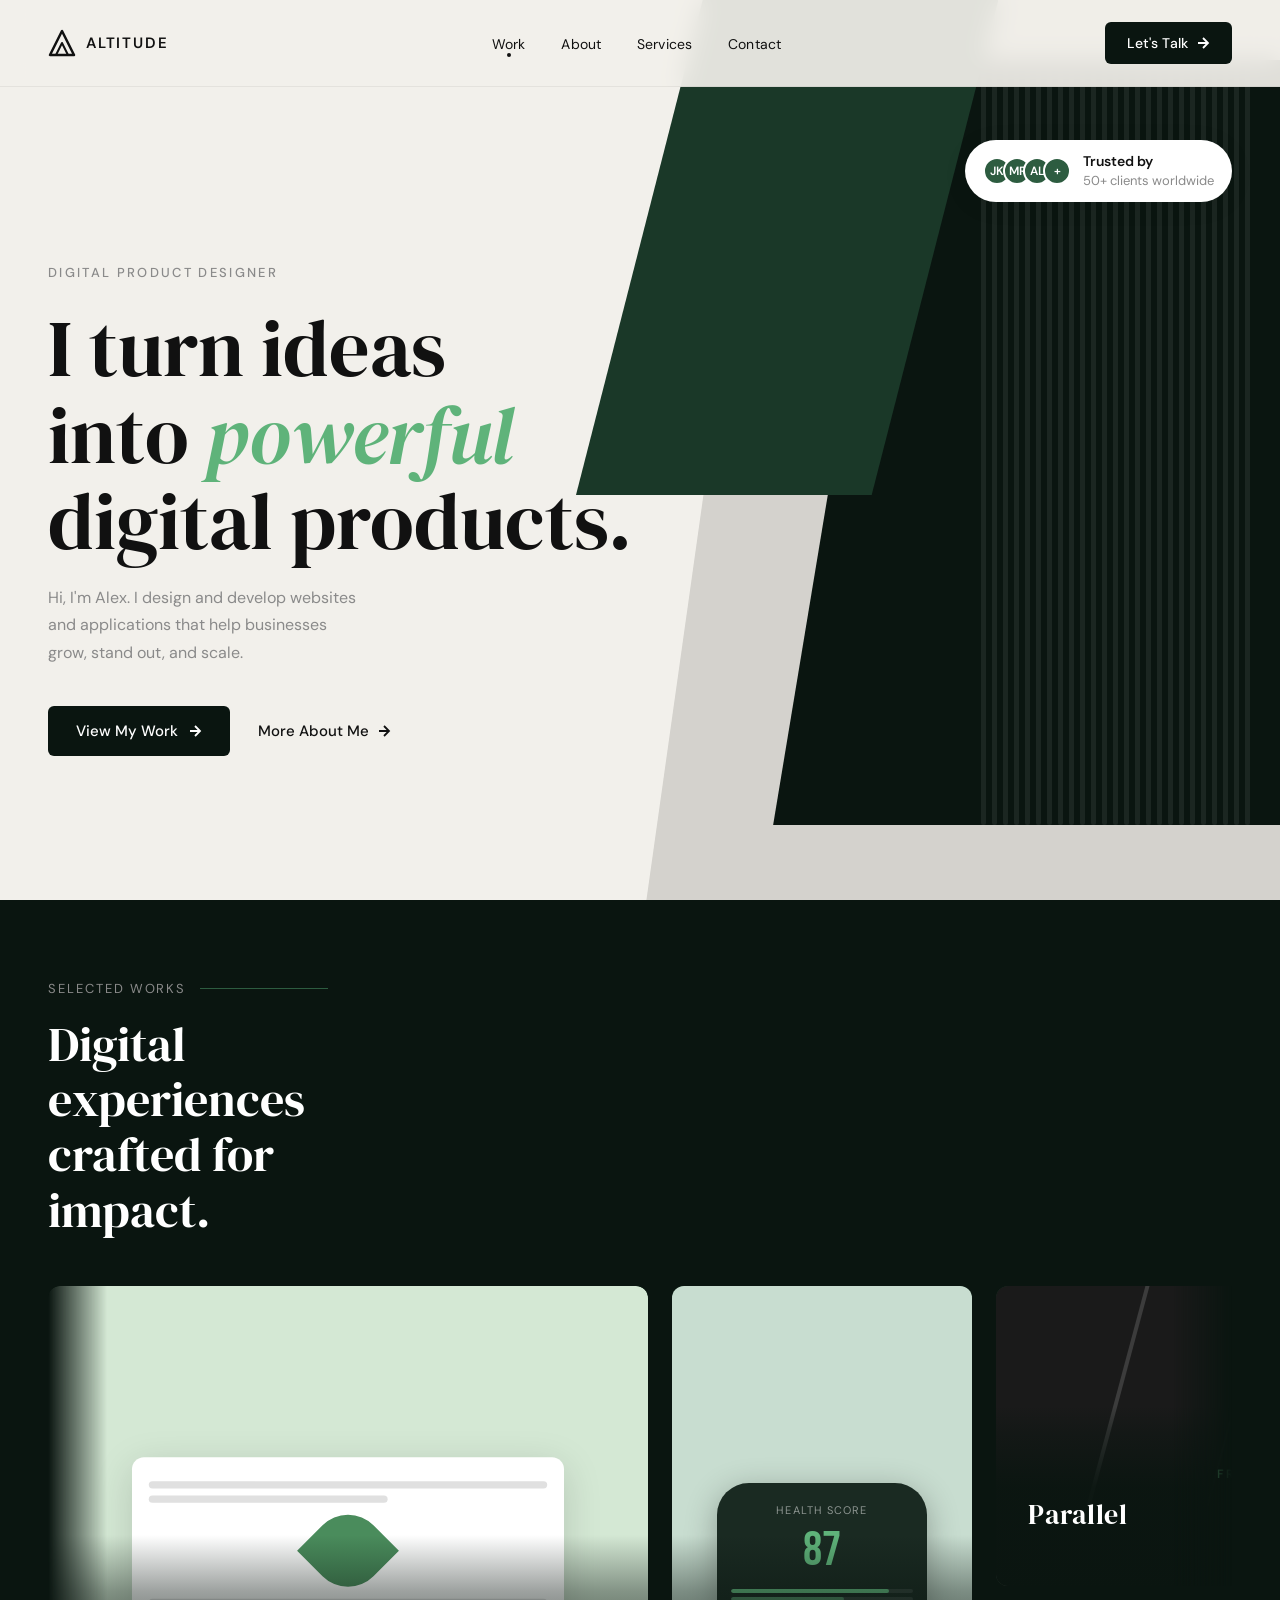
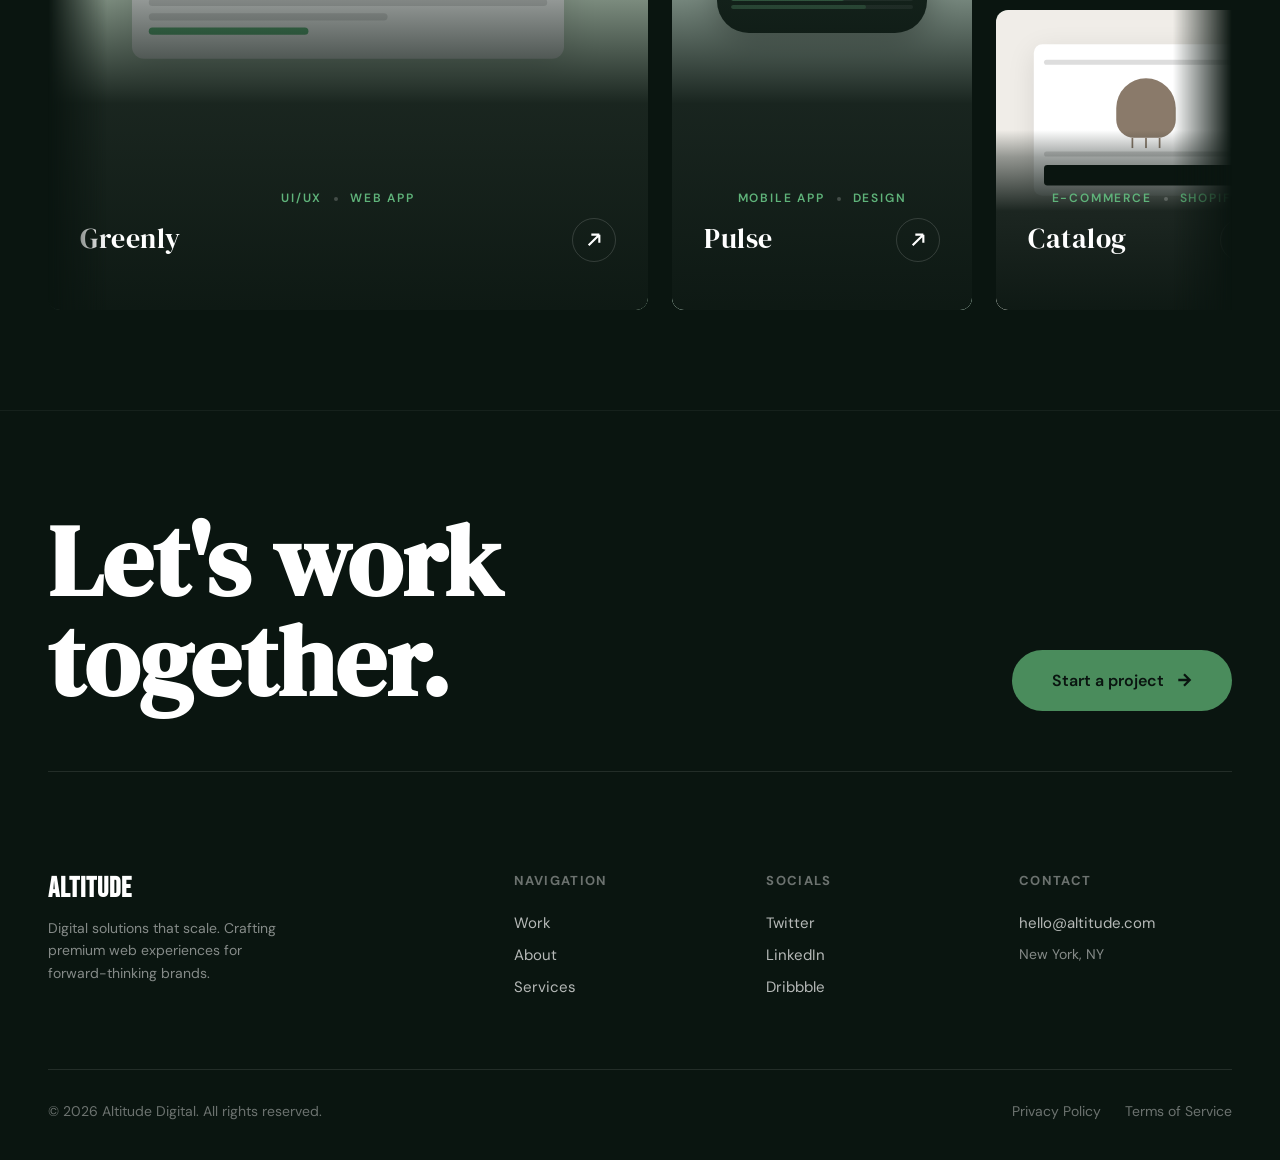
<file: index.htm>
<!DOCTYPE html>
<html lang="en">
<head>
  <meta charset="UTF-8">
  <meta name="viewport" content="width=device-width, initial-scale=1.0">
  <title>Altitude — Digital Solutions That Scale</title>
  <link rel="preconnect" href="https://fonts.googleapis.com">
  <link rel="preconnect" href="https://fonts.gstatic.com" crossorigin>
  <link href="https://fonts.googleapis.com/css2?family=Bebas+Neue&family=DM+Sans:ital,opsz,wght@0,9..40,300;0,9..40,400;0,9..40,500;0,9..40,600;1,9..40,300&family=DM+Serif+Display:ital@0;1&display=swap" rel="stylesheet">
  <link rel="stylesheet" href="style.css">
  <link rel="stylesheet" href="portfolio.css">
</head>
<body>

  <!-- NAV -->
  <nav>
    <a class="logo" href="index.htm">
      <svg class="logo-icon" viewBox="0 0 28 28" fill="none">
        <path d="M14 2L2 26h24L14 2z" fill="none" stroke="currentColor" stroke-width="2.5" stroke-linejoin="round" />
        <path d="M8 26L14 14l6 12" fill="none" stroke="currentColor" stroke-width="2" stroke-linejoin="round" />
      </svg>
      Altitude
    </a>
    <ul class="nav-links">
      <li><a href="index.htm" class="active">Work</a></li>
      <li><a href="about.htm">About</a></li>
      <li><a href="services.htm">Services</a></li>
      <li><a href="contact.htm">Contact</a></li>
    </ul>
    <a href="contact.htm" class="btn-nav">
      Let's Talk
      <svg viewBox="0 0 14 14" fill="none" stroke="currentColor" stroke-width="1.8">
        <path d="M2 7h10M7 2l5 5-5 5" />
      </svg>
    </a>
  </nav>

  <!-- HERO -->
  <section class="hero">
    <div class="hero-left">
      <p class="hero-eyebrow">Digital Product Designer</p>
      <h1 class="hero-title">
        I turn ideas<br>
        into <span class="highlight">powerful</span><br>
        digital products.
      </h1>
      <p class="hero-sub">Hi, I'm Alex. I design and develop websites and applications that help businesses grow, stand out, and scale.</p>
      <div class="hero-actions">
        <a href="#work" class="btn-primary">
          View My Work
          <svg width="14" height="14" viewBox="0 0 14 14" fill="none" stroke="currentColor" stroke-width="1.8">
            <path d="M2 7h10M7 2l5 5-5 5" />
          </svg>
        </a>
        <a href="about.htm" class="btn-secondary">
          More About Me
          <svg width="14" height="14" viewBox="0 0 14 14" fill="none" stroke="currentColor" stroke-width="1.8">
            <path d="M2 7h10M7 2l5 5-5 5" />
          </svg>
        </a>
      </div>
    </div>

    <!-- Trust badge -->
    <div class="trust-badge">
      <div class="trust-avatars">
        <span>JK</span>
        <span>MR</span>
        <span>AL</span>
        <span>+</span>
      </div>
      <div class="trust-text">
        <strong>Trusted by</strong>
        50+ clients worldwide
      </div>
    </div>

    <!-- Hero Visual -->
    <div class="hero-right">
      <div class="arch-container">
        <div class="arch-bg"></div>
        <div class="arch-dark">
          <div class="arch-stripes">
            <div class="stripe"></div><div class="stripe"></div><div class="stripe"></div><div class="stripe"></div><div class="stripe"></div>
            <div class="stripe"></div><div class="stripe"></div><div class="stripe"></div><div class="stripe"></div><div class="stripe"></div>
            <div class="stripe"></div><div class="stripe"></div><div class="stripe"></div><div class="stripe"></div><div class="stripe"></div>
            <div class="stripe"></div><div class="stripe"></div><div class="stripe"></div><div class="stripe"></div><div class="stripe"></div>
            <div class="stripe"></div><div class="stripe"></div><div class="stripe"></div><div class="stripe"></div><div class="stripe"></div>
          </div>
        </div>
        <div class="arch-green"></div>
      </div>
    </div>
  </section>

  <!-- WORK SECTION -->
  <section class="work-section" id="work">
    <div class="work-header reveal">
      <div>
        <div class="work-eyebrow">Selected Works</div>
        <h2 class="work-title">Digital experiences<br>crafted for impact.</h2>
      </div>
    </div>

    <div class="showcase-wrapper reveal">
      <div class="showcase-track">
        
        <!-- GROUP 1 -->
        <div class="bento-group">
          <!-- Greenly (Large) -->
          <div class="project-card large">
            <div class="card-visual greenly" style="height: 100%; border-radius: 12px; padding-bottom: 80px;">
              <div class="mock-greenly" style="width: 60%; margin: auto; transform: scale(1.2);">
                <div class="mock-line"></div>
                <div class="mock-line short"></div>
                <div class="leaf"></div>
                <div class="mock-line"></div>
                <div class="mock-line short"></div>
                <div class="mock-line green"></div>
              </div>
            </div>
            <div class="project-info">
              <div class="project-tags">
                <span class="tag-small">UI/UX</span>
                <span class="tag-small">Web App</span>
              </div>
              <div class="project-title-row">
                <div>
                  <span class="project-name">Greenly</span>
                  <span class="project-type">Sustainability Platform</span>
                </div>
                <div class="project-arrow">
                  <svg width="12" height="12" viewBox="0 0 12 12" fill="none" stroke="white" stroke-width="1.6"><path d="M2 10L10 2M10 2H4M10 2v6" /></svg>
                </div>
              </div>
              <div class="project-desc">
                An innovative platform designed to help businesses track and reduce their carbon footprint through data visualization.
              </div>
            </div>
          </div>

          <div class="bento-col">
            <!-- Pulse (Tall) -->
            <div class="project-card tall">
              <div class="card-visual pulse" style="height: 100%; padding-bottom: 80px;">
                <div class="mock-pulse" style="width: 70%; margin: auto;">
                  <div class="mock-score-label">Health Score</div>
                  <div class="mock-score">87</div>
                  <div style="margin-top:14px">
                    <div class="mock-bar-wrap"><div class="mock-bar-fill" style="width:87%"></div></div>
                    <div class="mock-bar-wrap"><div class="mock-bar-fill" style="width:62%;background:#5fb37a99"></div></div>
                    <div class="mock-bar-wrap"><div class="mock-bar-fill" style="width:74%;background:#5fb37a66"></div></div>
                  </div>
                </div>
              </div>
              <div class="project-info">
                <div class="project-tags">
                  <span class="tag-small">Mobile App</span>
                  <span class="tag-small">Design</span>
                </div>
                <div class="project-title-row">
                  <div>
                    <span class="project-name">Pulse</span>
                    <span class="project-type">Health App</span>
                  </div>
                  <div class="project-arrow">
                    <svg width="12" height="12" viewBox="0 0 12 12" fill="none" stroke="white" stroke-width="1.6"><path d="M2 10L10 2M10 2H4M10 2v6" /></svg>
                  </div>
                </div>
                <div class="project-desc">
                  A comprehensive health tracking application connecting patients with healthcare providers seamlessly.
                </div>
              </div>
            </div>
          </div>

          <div class="bento-col">
            <!-- Parallel (Wide) -->
            <div class="project-card wide">
              <div class="card-visual parallel" style="height: 100%; padding-bottom: 80px;">
                <div class="mock-parallel">
                  <div class="slash1"></div><div class="slash2"></div><div class="circle"></div>
                  <div style="position:absolute;bottom:24px;left:50%;transform:translateX(-50%);text-align:center;">
                    <div style="font-size:24px;font-weight:700;color:rgba(255,255,255,0.9);letter-spacing:0.05em;">PARALLEL</div>
                  </div>
                </div>
              </div>
              <div class="project-info">
                <div class="project-tags">
                  <span class="tag-small">Frontend</span>
                  <span class="tag-small">WebGL</span>
                </div>
                <div class="project-title-row">
                  <div>
                    <span class="project-name">Parallel</span>
                    <span class="project-type">Creative Agency Website</span>
                  </div>
                  <div class="project-arrow">
                    <svg width="12" height="12" viewBox="0 0 12 12" fill="none" stroke="white" stroke-width="1.6"><path d="M2 10L10 2M10 2H4M10 2v6" /></svg>
                  </div>
                </div>
                <div class="project-desc">
                  A bold, award-winning portfolio website for a leading creative agency pushing the boundaries of interactive web.
                </div>
              </div>
            </div>

            <!-- Catalog (Regular) -->
            <div class="project-card">
              <div class="card-visual catalog" style="height: 100%; padding-bottom: 80px;">
                <div class="mock-catalog" style="transform: scale(0.85); margin: auto;">
                  <div class="mock-line" style="background:#ddd"></div>
                  <div style="margin:16px 0;text-align:center"><div class="mock-chair"></div></div>
                  <div class="mock-line" style="background:#ddd"></div>
                  <div style="display:flex;gap:6px;margin-top:10px">
                    <div style="flex:1;height:24px;background:var(--darker);border-radius:4px"></div>
                  </div>
                </div>
              </div>
              <div class="project-info">
                <div class="project-tags">
                  <span class="tag-small">E-commerce</span>
                  <span class="tag-small">Shopify</span>
                </div>
                <div class="project-title-row">
                  <div>
                    <span class="project-name">Catalog</span>
                    <span class="project-type">E-commerce</span>
                  </div>
                  <div class="project-arrow">
                    <svg width="12" height="12" viewBox="0 0 12 12" fill="none" stroke="white" stroke-width="1.6"><path d="M2 10L10 2M10 2H4M10 2v6" /></svg>
                  </div>
                </div>
                <div class="project-desc">
                  A minimalist e-commerce experience built for high conversion rates and effortless shopping.
                </div>
              </div>
            </div>
          </div>
        </div>

        <!-- GROUP 2 (Duplicate for infinite scroll) -->
        <div class="bento-group">
          <!-- Greenly (Large) -->
          <div class="project-card large">
            <div class="card-visual greenly" style="height: 100%; border-radius: 12px; padding-bottom: 80px;">
              <div class="mock-greenly" style="width: 60%; margin: auto; transform: scale(1.2);">
                <div class="mock-line"></div>
                <div class="mock-line short"></div>
                <div class="leaf"></div>
                <div class="mock-line"></div>
                <div class="mock-line short"></div>
                <div class="mock-line green"></div>
              </div>
            </div>
            <div class="project-info">
              <div class="project-tags">
                <span class="tag-small">UI/UX</span>
                <span class="tag-small">Web App</span>
              </div>
              <div class="project-title-row">
                <div>
                  <span class="project-name">Greenly</span>
                  <span class="project-type">Sustainability Platform</span>
                </div>
                <div class="project-arrow">
                  <svg width="12" height="12" viewBox="0 0 12 12" fill="none" stroke="white" stroke-width="1.6"><path d="M2 10L10 2M10 2H4M10 2v6" /></svg>
                </div>
              </div>
              <div class="project-desc">
                An innovative platform designed to help businesses track and reduce their carbon footprint through data visualization.
              </div>
            </div>
          </div>

          <div class="bento-col">
            <!-- Pulse (Tall) -->
            <div class="project-card tall">
              <div class="card-visual pulse" style="height: 100%; padding-bottom: 80px;">
                <div class="mock-pulse" style="width: 70%; margin: auto;">
                  <div class="mock-score-label">Health Score</div>
                  <div class="mock-score">87</div>
                  <div style="margin-top:14px">
                    <div class="mock-bar-wrap"><div class="mock-bar-fill" style="width:87%"></div></div>
                    <div class="mock-bar-wrap"><div class="mock-bar-fill" style="width:62%;background:#5fb37a99"></div></div>
                    <div class="mock-bar-wrap"><div class="mock-bar-fill" style="width:74%;background:#5fb37a66"></div></div>
                  </div>
                </div>
              </div>
              <div class="project-info">
                <div class="project-tags">
                  <span class="tag-small">Mobile App</span>
                  <span class="tag-small">Design</span>
                </div>
                <div class="project-title-row">
                  <div>
                    <span class="project-name">Pulse</span>
                    <span class="project-type">Health App</span>
                  </div>
                  <div class="project-arrow">
                    <svg width="12" height="12" viewBox="0 0 12 12" fill="none" stroke="white" stroke-width="1.6"><path d="M2 10L10 2M10 2H4M10 2v6" /></svg>
                  </div>
                </div>
                <div class="project-desc">
                  A comprehensive health tracking application connecting patients with healthcare providers seamlessly.
                </div>
              </div>
            </div>
          </div>

          <div class="bento-col">
            <!-- Parallel (Wide) -->
            <div class="project-card wide">
              <div class="card-visual parallel" style="height: 100%; padding-bottom: 80px;">
                <div class="mock-parallel">
                  <div class="slash1"></div><div class="slash2"></div><div class="circle"></div>
                  <div style="position:absolute;bottom:24px;left:50%;transform:translateX(-50%);text-align:center;">
                    <div style="font-size:24px;font-weight:700;color:rgba(255,255,255,0.9);letter-spacing:0.05em;">PARALLEL</div>
                  </div>
                </div>
              </div>
              <div class="project-info">
                <div class="project-tags">
                  <span class="tag-small">Frontend</span>
                  <span class="tag-small">WebGL</span>
                </div>
                <div class="project-title-row">
                  <div>
                    <span class="project-name">Parallel</span>
                    <span class="project-type">Creative Agency Website</span>
                  </div>
                  <div class="project-arrow">
                    <svg width="12" height="12" viewBox="0 0 12 12" fill="none" stroke="white" stroke-width="1.6"><path d="M2 10L10 2M10 2H4M10 2v6" /></svg>
                  </div>
                </div>
                <div class="project-desc">
                  A bold, award-winning portfolio website for a leading creative agency pushing the boundaries of interactive web.
                </div>
              </div>
            </div>

            <!-- Catalog (Regular) -->
            <div class="project-card">
              <div class="card-visual catalog" style="height: 100%; padding-bottom: 80px;">
                <div class="mock-catalog" style="transform: scale(0.85); margin: auto;">
                  <div class="mock-line" style="background:#ddd"></div>
                  <div style="margin:16px 0;text-align:center"><div class="mock-chair"></div></div>
                  <div class="mock-line" style="background:#ddd"></div>
                  <div style="display:flex;gap:6px;margin-top:10px">
                    <div style="flex:1;height:24px;background:var(--darker);border-radius:4px"></div>
                  </div>
                </div>
              </div>
              <div class="project-info">
                <div class="project-tags">
                  <span class="tag-small">E-commerce</span>
                  <span class="tag-small">Shopify</span>
                </div>
                <div class="project-title-row">
                  <div>
                    <span class="project-name">Catalog</span>
                    <span class="project-type">E-commerce</span>
                  </div>
                  <div class="project-arrow">
                    <svg width="12" height="12" viewBox="0 0 12 12" fill="none" stroke="white" stroke-width="1.6"><path d="M2 10L10 2M10 2H4M10 2v6" /></svg>
                  </div>
                </div>
                <div class="project-desc">
                  A minimalist e-commerce experience built for high conversion rates and effortless shopping.
                </div>
              </div>
            </div>
          </div>
        </div>

      </div>
    </div>
  </section>

  <!-- FOOTER -->
  <footer class="site-footer">
    <div class="footer-top reveal">
      <h2 class="footer-massive">Let's work together.</h2>
      <a href="contact.htm" class="footer-cta-btn">
        Start a project
        <svg width="16" height="16" viewBox="0 0 14 14" fill="none" stroke="currentColor" stroke-width="2"><path d="M2 7h10M7 2l5 5-5 5" /></svg>
      </a>
    </div>
    <div class="footer-content reveal">
      <div class="footer-col">
        <h3 style="font-family: 'Bebas Neue', sans-serif; font-size: 28px; letter-spacing: 1px; color: var(--white);">Altitude</h3>
        <p style="color: rgba(255,255,255,0.5); font-size: 14px; margin-top: 12px; line-height: 1.6; max-width: 250px;">
          Digital solutions that scale. Crafting premium web experiences for forward-thinking brands.
        </p>
      </div>
      <div class="footer-col">
        <h4>Navigation</h4>
        <a href="index.htm">Work</a>
        <a href="about.htm">About</a>
        <a href="services.htm">Services</a>
      </div>
      <div class="footer-col">
        <h4>Socials</h4>
        <a href="#">Twitter</a>
        <a href="#">LinkedIn</a>
        <a href="#">Dribbble</a>
      </div>
      <div class="footer-col">
        <h4>Contact</h4>
        <a href="mailto:hello@altitude.com">hello@altitude.com</a>
        <p style="color: rgba(255,255,255,0.5); font-size: 14px; margin-top: 8px;">New York, NY</p>
      </div>
    </div>
    <div class="footer-bottom">
      <p>&copy; 2026 Altitude Digital. All rights reserved.</p>
      <div class="footer-legal">
        <a href="#">Privacy Policy</a>
        <a href="#">Terms of Service</a>
      </div>
    </div>
  </footer>

  <script src="main.js"></script>
</body>
</html>
</file>
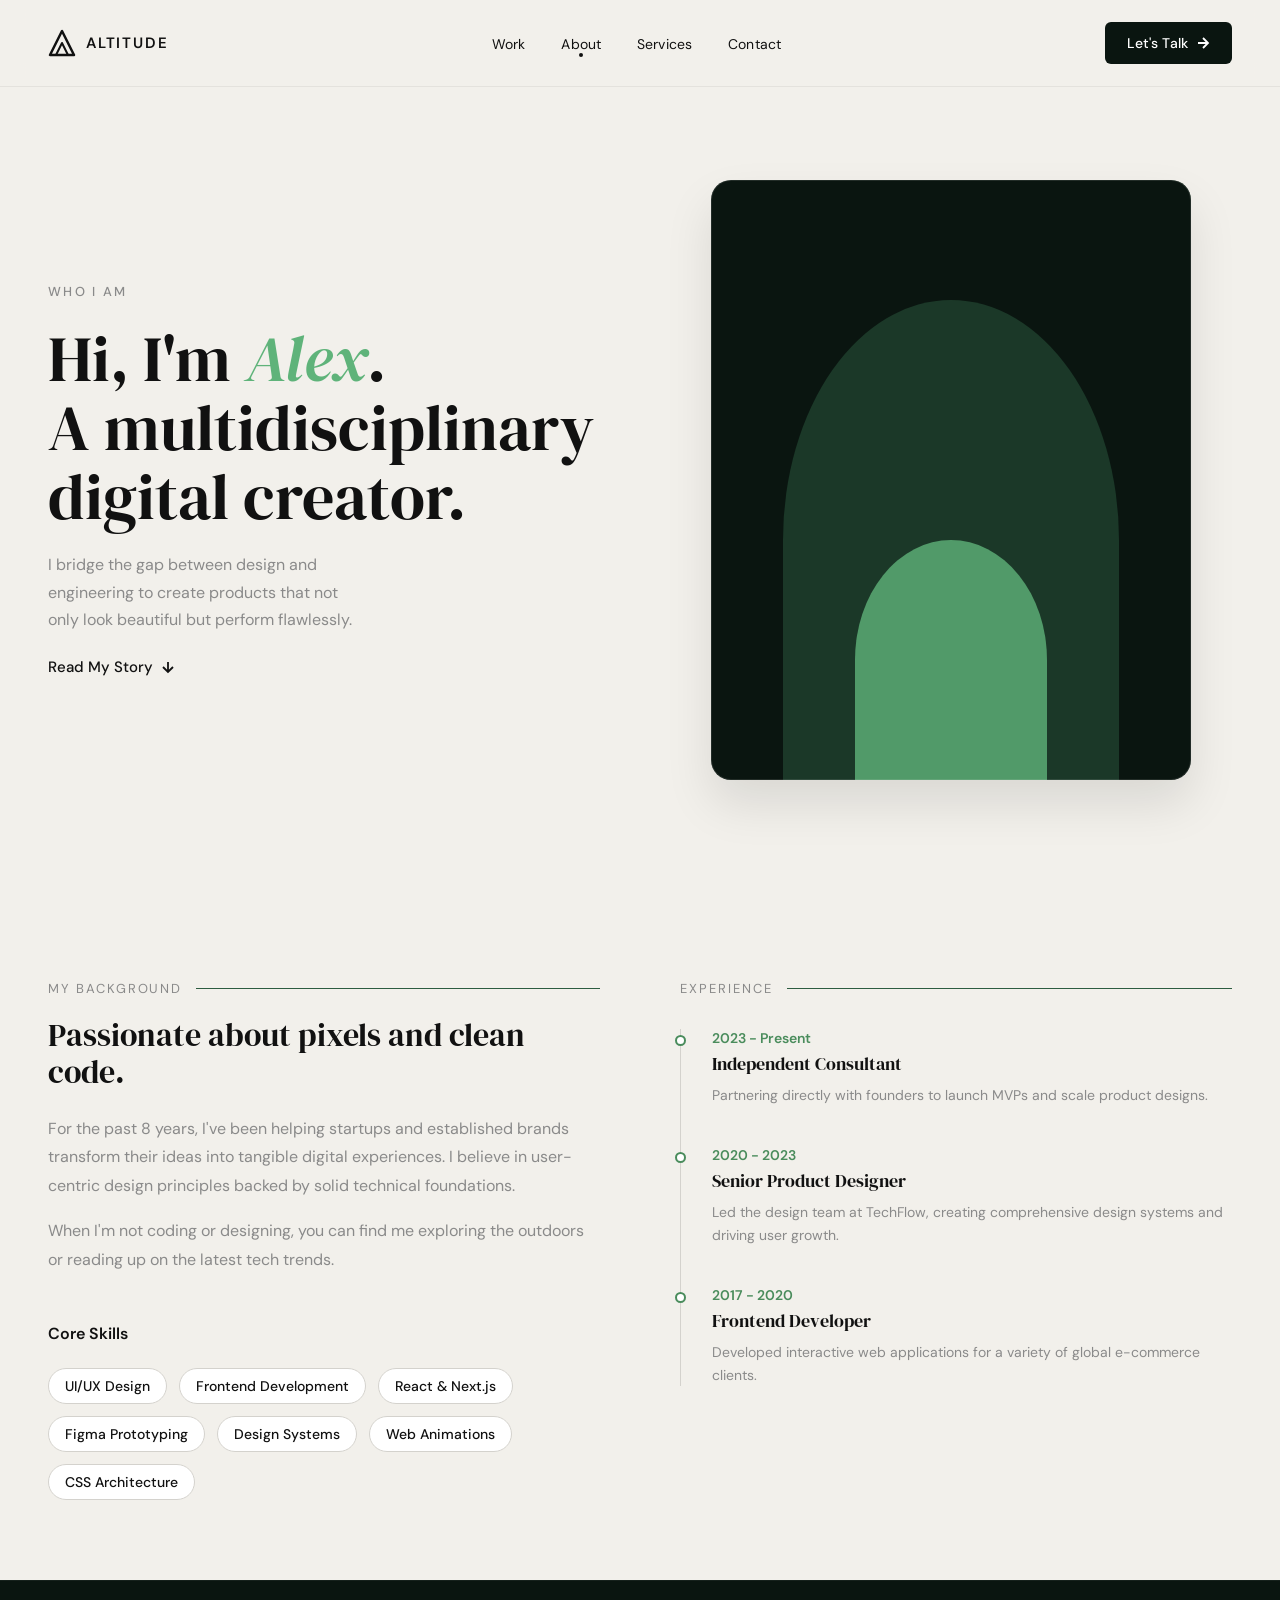
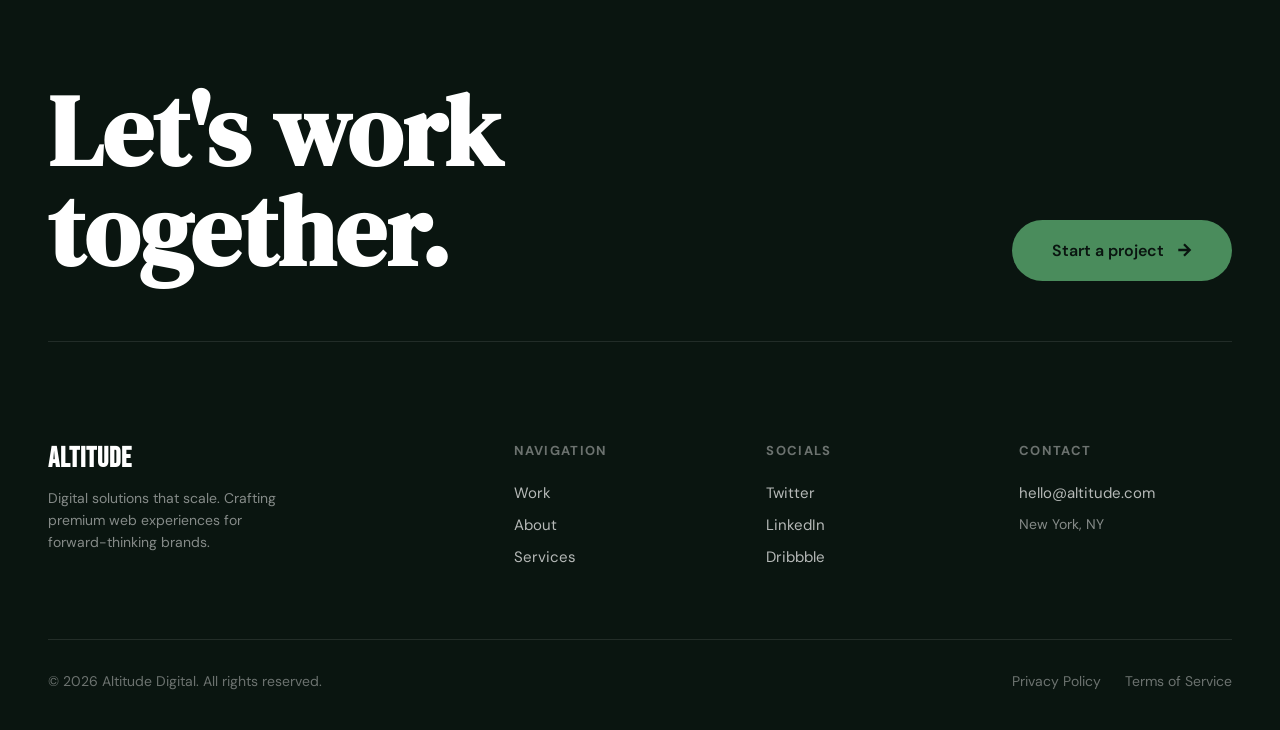
<file: about.htm>
<!DOCTYPE html>
<html lang="en">
<head>
  <meta charset="UTF-8">
  <meta name="viewport" content="width=device-width, initial-scale=1.0">
  <title>About Me — Altitude</title>
  <link rel="preconnect" href="https://fonts.googleapis.com">
  <link rel="preconnect" href="https://fonts.gstatic.com" crossorigin>
  <link href="https://fonts.googleapis.com/css2?family=Bebas+Neue&family=DM+Sans:ital,opsz,wght@0,9..40,300;0,9..40,400;0,9..40,500;0,9..40,600;1,9..40,300&family=DM+Serif+Display:ital@0;1&display=swap" rel="stylesheet">
  <link rel="stylesheet" href="style.css">
  <link rel="stylesheet" href="portfolio.css">
</head>
<body>

  <!-- NAV -->
  <nav>
    <a class="logo" href="index.htm">
      <svg class="logo-icon" viewBox="0 0 28 28" fill="none">
        <path d="M14 2L2 26h24L14 2z" fill="none" stroke="currentColor" stroke-width="2.5" stroke-linejoin="round" />
        <path d="M8 26L14 14l6 12" fill="none" stroke="currentColor" stroke-width="2" stroke-linejoin="round" />
      </svg>
      Altitude
    </a>
    <ul class="nav-links">
      <li><a href="index.htm">Work</a></li>
      <li><a href="about.htm" class="active">About</a></li>
      <li><a href="services.htm">Services</a></li>
      <li><a href="contact.htm">Contact</a></li>
    </ul>
    <a href="contact.htm" class="btn-nav">
      Let's Talk
      <svg viewBox="0 0 14 14" fill="none" stroke="currentColor" stroke-width="1.8">
        <path d="M2 7h10M7 2l5 5-5 5" />
      </svg>
    </a>
  </nav>

  <!-- SPLIT HERO -->
  <section class="split-layout">
    <div class="split-hero__text reveal">
      <p class="hero-eyebrow">Who I am</p>
      <h1 class="hero-title" style="font-size: clamp(40px, 5vw, 64px);">
        Hi, I'm <span class="highlight">Alex</span>.<br>
        A multidisciplinary<br>
        digital creator.
      </h1>
      <p class="hero-sub" style="margin-bottom: 24px;">I bridge the gap between design and engineering to create products that not only look beautiful but perform flawlessly.</p>
      <a href="#bio" class="btn-secondary">
        Read My Story
        <svg width="14" height="14" viewBox="0 0 14 14" fill="none" stroke="currentColor" stroke-width="1.8">
          <path d="M7 2l0 10M2 7l5 5 5-5" />
        </svg>
      </a>
    </div>
    
    <div class="split-hero__image reveal" style="transition-delay: 0.2s;">
      <div class="photo-frame">
        <div class="photo-decor"></div>
        <!-- Mock photo silhouette -->
        <div style="position:absolute; bottom:0; left:50%; transform:translateX(-50%); width: 70%; height: 80%; background: var(--green-mid); border-radius: 50% 50% 0 0; opacity: 0.5;"></div>
        <div style="position:absolute; bottom:0; left:50%; transform:translateX(-50%); width: 40%; height: 40%; background: var(--accent-bright); border-radius: 50% 50% 0 0; opacity: 0.8;"></div>
      </div>
    </div>
  </section>

  <!-- BIO & TIMELINE -->
  <section class="about-section" id="bio">
    <div class="about-grid">
      <div class="reveal">
        <div class="work-eyebrow">My Background</div>
        <h2 class="work-title" style="font-size: 32px; margin-bottom: 24px;">Passionate about pixels and clean code.</h2>
        <p style="color: var(--gray); line-height: 1.8; margin-bottom: 16px;">
          For the past 8 years, I've been helping startups and established brands transform their ideas into tangible digital experiences. I believe in user-centric design principles backed by solid technical foundations.
        </p>
        <p style="color: var(--gray); line-height: 1.8; margin-bottom: 32px;">
          When I'm not coding or designing, you can find me exploring the outdoors or reading up on the latest tech trends.
        </p>

        <h3 style="font-size: 16px; font-weight: 600; margin-top: 48px;">Core Skills</h3>
        <div class="skill-tags">
          <div class="tag">UI/UX Design</div>
          <div class="tag">Frontend Development</div>
          <div class="tag">React & Next.js</div>
          <div class="tag">Figma Prototyping</div>
          <div class="tag">Design Systems</div>
          <div class="tag">Web Animations</div>
          <div class="tag">CSS Architecture</div>
        </div>
      </div>

      <div class="reveal" style="transition-delay: 0.2s;">
        <div class="work-eyebrow">Experience</div>
        <div class="timeline">
          
          <div class="timeline-item">
            <div class="timeline-dot"></div>
            <div class="timeline-date">2023 - Present</div>
            <div class="timeline-title">Independent Consultant</div>
            <div class="timeline-desc">Partnering directly with founders to launch MVPs and scale product designs.</div>
          </div>

          <div class="timeline-item">
            <div class="timeline-dot"></div>
            <div class="timeline-date">2020 - 2023</div>
            <div class="timeline-title">Senior Product Designer</div>
            <div class="timeline-desc">Led the design team at TechFlow, creating comprehensive design systems and driving user growth.</div>
          </div>

          <div class="timeline-item">
            <div class="timeline-dot"></div>
            <div class="timeline-date">2017 - 2020</div>
            <div class="timeline-title">Frontend Developer</div>
            <div class="timeline-desc">Developed interactive web applications for a variety of global e-commerce clients.</div>
          </div>

        </div>
      </div>
    </div>
  </section>

  <!-- FOOTER -->
  <footer class="site-footer">
    <div class="footer-top reveal">
      <h2 class="footer-massive">Let's work together.</h2>
      <a href="contact.htm" class="footer-cta-btn">
        Start a project
        <svg width="16" height="16" viewBox="0 0 14 14" fill="none" stroke="currentColor" stroke-width="2"><path d="M2 7h10M7 2l5 5-5 5" /></svg>
      </a>
    </div>
    <div class="footer-content reveal">
      <div class="footer-col">
        <h3 style="font-family: 'Bebas Neue', sans-serif; font-size: 28px; letter-spacing: 1px; color: var(--white);">Altitude</h3>
        <p style="color: rgba(255,255,255,0.5); font-size: 14px; margin-top: 12px; line-height: 1.6; max-width: 250px;">
          Digital solutions that scale. Crafting premium web experiences for forward-thinking brands.
        </p>
      </div>
      <div class="footer-col">
        <h4>Navigation</h4>
        <a href="index.htm">Work</a>
        <a href="about.htm">About</a>
        <a href="services.htm">Services</a>
      </div>
      <div class="footer-col">
        <h4>Socials</h4>
        <a href="#">Twitter</a>
        <a href="#">LinkedIn</a>
        <a href="#">Dribbble</a>
      </div>
      <div class="footer-col">
        <h4>Contact</h4>
        <a href="mailto:hello@altitude.com">hello@altitude.com</a>
        <p style="color: rgba(255,255,255,0.5); font-size: 14px; margin-top: 8px;">New York, NY</p>
      </div>
    </div>
    <div class="footer-bottom">
      <p>&copy; 2026 Altitude Digital. All rights reserved.</p>
      <div class="footer-legal">
        <a href="#">Privacy Policy</a>
        <a href="#">Terms of Service</a>
      </div>
    </div>
  </footer>

  <script src="main.js"></script>
</body>
</html>
</file>
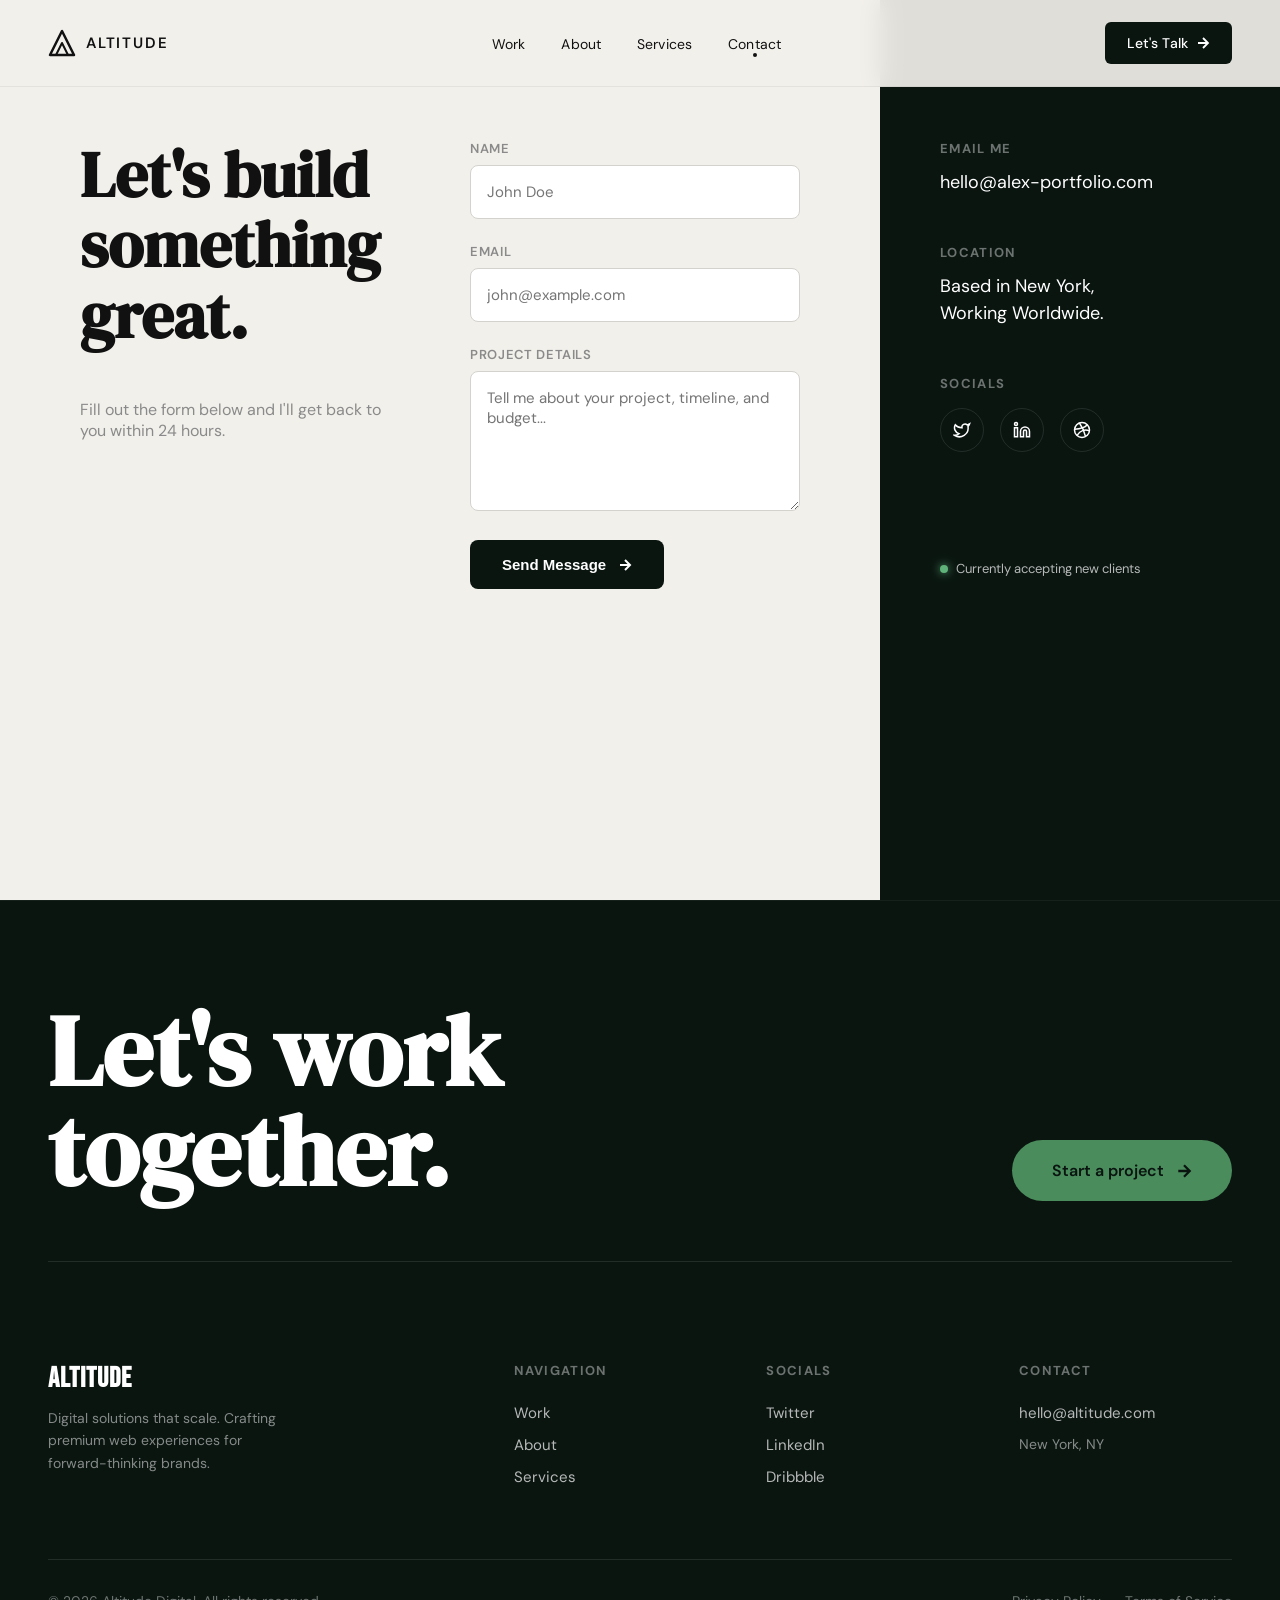
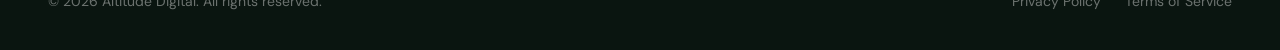
<file: contact.htm>
<!DOCTYPE html>
<html lang="en">
<head>
  <meta charset="UTF-8">
  <meta name="viewport" content="width=device-width, initial-scale=1.0">
  <title>Contact — Altitude</title>
  <link rel="preconnect" href="https://fonts.googleapis.com">
  <link rel="preconnect" href="https://fonts.gstatic.com" crossorigin>
  <link href="https://fonts.googleapis.com/css2?family=Bebas+Neue&family=DM+Sans:ital,opsz,wght@0,9..40,300;0,9..40,400;0,9..40,500;0,9..40,600;1,9..40,300&family=DM+Serif+Display:ital@0;1&display=swap" rel="stylesheet">
  <link rel="stylesheet" href="style.css">
  <link rel="stylesheet" href="portfolio.css">
</head>
<body>

  <!-- NAV -->
  <nav>
    <a class="logo" href="index.htm">
      <svg class="logo-icon" viewBox="0 0 28 28" fill="none">
        <path d="M14 2L2 26h24L14 2z" fill="none" stroke="currentColor" stroke-width="2.5" stroke-linejoin="round" />
        <path d="M8 26L14 14l6 12" fill="none" stroke="currentColor" stroke-width="2" stroke-linejoin="round" />
      </svg>
      Altitude
    </a>
    <ul class="nav-links">
      <li><a href="index.htm">Work</a></li>
      <li><a href="about.htm">About</a></li>
      <li><a href="services.htm">Services</a></li>
      <li><a href="contact.htm" class="active">Contact</a></li>
    </ul>
    <a href="contact.htm" class="btn-nav">
      Let's Talk
      <svg viewBox="0 0 14 14" fill="none" stroke="currentColor" stroke-width="1.8">
        <path d="M2 7h10M7 2l5 5-5 5" />
      </svg>
    </a>
  </nav>

  <!-- CONTACT LAYOUT -->
  <section class="contact-layout">
    
    <!-- Left: Form -->
    <div class="contact-left">
      <div class="contact-left-text reveal">
        <h1 class="contact-headline">Let's build<br>something<br><span class="highlight">great.</span></h1>
        <p style="color: var(--gray); margin-bottom: 40px;">Fill out the form below and I'll get back to you within 24 hours.</p>
      </div>
      
      <form class="contact-form reveal" style="transition-delay: 0.2s;" action="#" method="POST">
        <div class="form-group">
          <label class="form-label">Name</label>
          <input type="text" class="form-control" placeholder="John Doe">
        </div>
        <div class="form-group">
          <label class="form-label">Email</label>
          <input type="email" class="form-control" placeholder="john@example.com">
        </div>
        <div class="form-group">
          <label class="form-label">Project Details</label>
          <textarea class="form-control" placeholder="Tell me about your project, timeline, and budget..."></textarea>
        </div>
        <button type="button" class="btn-submit">
          Send Message
          <svg width="14" height="14" viewBox="0 0 14 14" fill="none" stroke="currentColor" stroke-width="2">
            <path d="M2 7h10M7 2l5 5-5 5" />
          </svg>
        </button>
      </form>
    </div>

    <!-- Right: Info -->
    <div class="contact-right">
      <div class="contact-info-block reveal" style="transition-delay: 0.3s;">
        <h4>Email Me</h4>
        <a href="mailto:hello@alex-portfolio.com">hello@alex-portfolio.com</a>
      </div>
      
      <div class="contact-info-block reveal" style="transition-delay: 0.4s;">
        <h4>Location</h4>
        <p>Based in New York,<br>Working Worldwide.</p>
      </div>
      
      <div class="contact-info-block reveal" style="transition-delay: 0.5s;">
        <h4>Socials</h4>
        <div class="social-links">
          <a href="#" class="social-link" title="Twitter">
            <svg width="18" height="18" viewBox="0 0 24 24" fill="none" stroke="currentColor" stroke-width="2"><path d="M22 4s-.7 2.1-2 3.4c1.6 10-9.4 17.3-18 11.6 2.2.1 4.4-.6 6-2C3 15.5.5 9.6 3 5c2.2 2.6 5.6 4.1 9 4-.9-4.2 4-6.6 7-3.8 1.1 0 3-1.2 3-1.2z"/></svg>
          </a>
          <a href="#" class="social-link" title="LinkedIn">
            <svg width="18" height="18" viewBox="0 0 24 24" fill="none" stroke="currentColor" stroke-width="2"><path d="M16 8a6 6 0 0 1 6 6v7h-4v-7a2 2 0 0 0-2-2 2 2 0 0 0-2 2v7h-4v-7a6 6 0 0 1 6-6z"/><rect x="2" y="9" width="4" height="12"/><circle cx="4" cy="4" r="2"/></svg>
          </a>
          <a href="#" class="social-link" title="Dribbble">
            <svg width="18" height="18" viewBox="0 0 24 24" fill="none" stroke="currentColor" stroke-width="2"><circle cx="12" cy="12" r="10"/><path d="M8.56 2.75c4.37 6.03 6.02 9.42 8.03 17.72m2.54-15.38c-3.72 4.35-8.94 5.66-16.88 5.85m19.5 1.9c-3.5-.93-6.63-.82-8.94 0-2.58.92-5.01 2.86-7.44 6.32"/></svg>
          </a>
        </div>
      </div>
      
      <div class="reveal" style="margin-top: auto; padding-top: 60px; transition-delay: 0.6s;">
        <div style="display: flex; align-items: center; gap: 8px;">
          <span style="display: block; width: 8px; height: 8px; background: var(--accent-bright); border-radius: 50%; box-shadow: 0 0 10px var(--accent-bright);"></span>
          <span style="font-size: 13px; color: rgba(255,255,255,0.7);">Currently accepting new clients</span>
        </div>
      </div>
    </div>

  </section>

  <!-- FOOTER -->
  <footer class="site-footer">
    <div class="footer-top reveal">
      <h2 class="footer-massive">Let's work together.</h2>
      <a href="contact.htm" class="footer-cta-btn">
        Start a project
        <svg width="16" height="16" viewBox="0 0 14 14" fill="none" stroke="currentColor" stroke-width="2"><path d="M2 7h10M7 2l5 5-5 5" /></svg>
      </a>
    </div>
    <div class="footer-content reveal">
      <div class="footer-col">
        <h3 style="font-family: 'Bebas Neue', sans-serif; font-size: 28px; letter-spacing: 1px; color: var(--white);">Altitude</h3>
        <p style="color: rgba(255,255,255,0.5); font-size: 14px; margin-top: 12px; line-height: 1.6; max-width: 250px;">
          Digital solutions that scale. Crafting premium web experiences for forward-thinking brands.
        </p>
      </div>
      <div class="footer-col">
        <h4>Navigation</h4>
        <a href="index.htm">Work</a>
        <a href="about.htm">About</a>
        <a href="services.htm">Services</a>
      </div>
      <div class="footer-col">
        <h4>Socials</h4>
        <a href="#">Twitter</a>
        <a href="#">LinkedIn</a>
        <a href="#">Dribbble</a>
      </div>
      <div class="footer-col">
        <h4>Contact</h4>
        <a href="mailto:hello@altitude.com">hello@altitude.com</a>
        <p style="color: rgba(255,255,255,0.5); font-size: 14px; margin-top: 8px;">New York, NY</p>
      </div>
    </div>
    <div class="footer-bottom">
      <p>&copy; 2026 Altitude Digital. All rights reserved.</p>
      <div class="footer-legal">
        <a href="#">Privacy Policy</a>
        <a href="#">Terms of Service</a>
      </div>
    </div>
  </footer>

  <script src="main.js"></script>
</body>
</html>
</file>
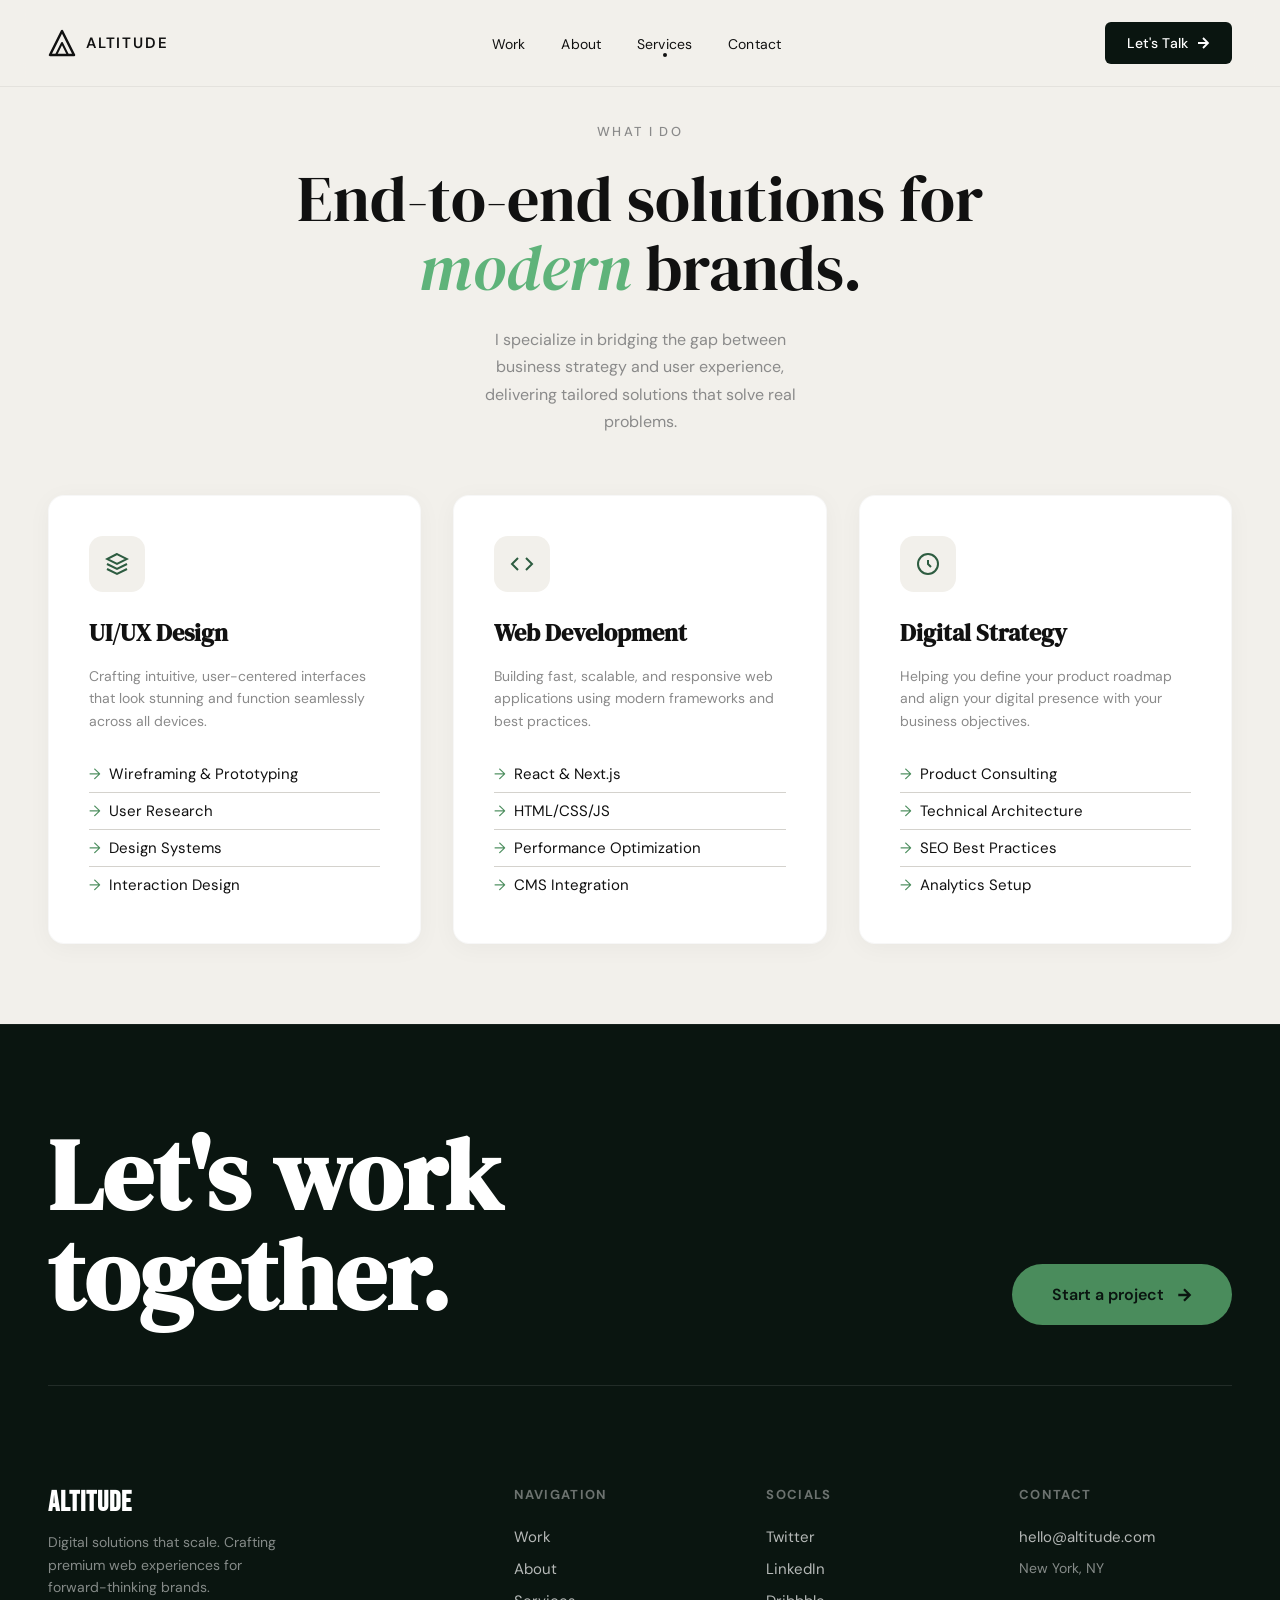
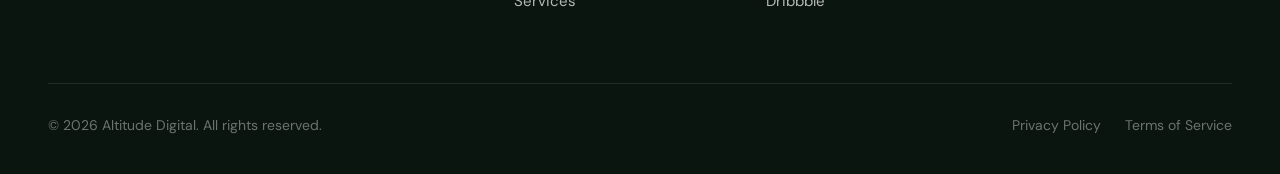
<file: services.htm>
<!DOCTYPE html>
<html lang="en">
<head>
  <meta charset="UTF-8">
  <meta name="viewport" content="width=device-width, initial-scale=1.0">
  <title>Services — Altitude</title>
  <link rel="preconnect" href="https://fonts.googleapis.com">
  <link rel="preconnect" href="https://fonts.gstatic.com" crossorigin>
  <link href="https://fonts.googleapis.com/css2?family=Bebas+Neue&family=DM+Sans:ital,opsz,wght@0,9..40,300;0,9..40,400;0,9..40,500;0,9..40,600;1,9..40,300&family=DM+Serif+Display:ital@0;1&display=swap" rel="stylesheet">
  <link rel="stylesheet" href="style.css">
  <link rel="stylesheet" href="portfolio.css">
</head>
<body>

  <!-- NAV -->
  <nav>
    <a class="logo" href="index.htm">
      <svg class="logo-icon" viewBox="0 0 28 28" fill="none">
        <path d="M14 2L2 26h24L14 2z" fill="none" stroke="currentColor" stroke-width="2.5" stroke-linejoin="round" />
        <path d="M8 26L14 14l6 12" fill="none" stroke="currentColor" stroke-width="2" stroke-linejoin="round" />
      </svg>
      Altitude
    </a>
    <ul class="nav-links">
      <li><a href="index.htm">Work</a></li>
      <li><a href="about.htm">About</a></li>
      <li><a href="services.htm" class="active">Services</a></li>
      <li><a href="contact.htm">Contact</a></li>
    </ul>
    <a href="contact.htm" class="btn-nav">
      Let's Talk
      <svg viewBox="0 0 14 14" fill="none" stroke="currentColor" stroke-width="1.8">
        <path d="M2 7h10M7 2l5 5-5 5" />
      </svg>
    </a>
  </nav>

  <!-- SERVICES HERO & CONTENT -->
  <section class="services-section">
    <div class="reveal" style="text-align: center; max-width: 700px; margin: 0 auto;">
      <p class="hero-eyebrow" style="margin-bottom: 24px; display: inline-block;">What I Do</p>
      <h1 class="hero-title" style="font-size: clamp(40px, 5vw, 64px); margin-bottom: 24px;">
        End-to-end solutions for <span class="highlight">modern</span> brands.
      </h1>
      <p class="hero-sub" style="margin: 0 auto;">I specialize in bridging the gap between business strategy and user experience, delivering tailored solutions that solve real problems.</p>
    </div>

    <div class="service-cards">
      
      <!-- Service 1 -->
      <div class="service-card-unique reveal" style="transition-delay: 0.1s;">
        <div class="icon">
          <svg width="24" height="24" viewBox="0 0 24 24" fill="none" stroke="currentColor" stroke-width="2">
            <path d="M12 2L2 7l10 5 10-5-10-5z" />
            <path d="M2 17l10 5 10-5" />
            <path d="M2 12l10 5 10-5" />
          </svg>
        </div>
        <h3>UI/UX Design</h3>
        <p>Crafting intuitive, user-centered interfaces that look stunning and function seamlessly across all devices.</p>
        <ul class="service-list">
          <li>Wireframing & Prototyping</li>
          <li>User Research</li>
          <li>Design Systems</li>
          <li>Interaction Design</li>
        </ul>
      </div>

      <!-- Service 2 -->
      <div class="service-card-unique reveal" style="transition-delay: 0.2s;">
        <div class="icon">
          <svg width="24" height="24" viewBox="0 0 24 24" fill="none" stroke="currentColor" stroke-width="2">
            <polyline points="16 18 22 12 16 6" />
            <polyline points="8 6 2 12 8 18" />
          </svg>
        </div>
        <h3>Web Development</h3>
        <p>Building fast, scalable, and responsive web applications using modern frameworks and best practices.</p>
        <ul class="service-list">
          <li>React & Next.js</li>
          <li>HTML/CSS/JS</li>
          <li>Performance Optimization</li>
          <li>CMS Integration</li>
        </ul>
      </div>

      <!-- Service 3 -->
      <div class="service-card-unique reveal" style="transition-delay: 0.3s;">
        <div class="icon">
          <svg width="24" height="24" viewBox="0 0 24 24" fill="none" stroke="currentColor" stroke-width="2">
            <circle cx="12" cy="12" r="10" />
            <path d="M12 8v4l3 3" />
          </svg>
        </div>
        <h3>Digital Strategy</h3>
        <p>Helping you define your product roadmap and align your digital presence with your business objectives.</p>
        <ul class="service-list">
          <li>Product Consulting</li>
          <li>Technical Architecture</li>
          <li>SEO Best Practices</li>
          <li>Analytics Setup</li>
        </ul>
      </div>

    </div>
  </section>

  <!-- FOOTER -->
  <footer class="site-footer">
    <div class="footer-top reveal">
      <h2 class="footer-massive">Let's work together.</h2>
      <a href="contact.htm" class="footer-cta-btn">
        Start a project
        <svg width="16" height="16" viewBox="0 0 14 14" fill="none" stroke="currentColor" stroke-width="2"><path d="M2 7h10M7 2l5 5-5 5" /></svg>
      </a>
    </div>
    <div class="footer-content reveal">
      <div class="footer-col">
        <h3 style="font-family: 'Bebas Neue', sans-serif; font-size: 28px; letter-spacing: 1px; color: var(--white);">Altitude</h3>
        <p style="color: rgba(255,255,255,0.5); font-size: 14px; margin-top: 12px; line-height: 1.6; max-width: 250px;">
          Digital solutions that scale. Crafting premium web experiences for forward-thinking brands.
        </p>
      </div>
      <div class="footer-col">
        <h4>Navigation</h4>
        <a href="index.htm">Work</a>
        <a href="about.htm">About</a>
        <a href="services.htm">Services</a>
      </div>
      <div class="footer-col">
        <h4>Socials</h4>
        <a href="#">Twitter</a>
        <a href="#">LinkedIn</a>
        <a href="#">Dribbble</a>
      </div>
      <div class="footer-col">
        <h4>Contact</h4>
        <a href="mailto:hello@altitude.com">hello@altitude.com</a>
        <p style="color: rgba(255,255,255,0.5); font-size: 14px; margin-top: 8px;">New York, NY</p>
      </div>
    </div>
    <div class="footer-bottom">
      <p>&copy; 2026 Altitude Digital. All rights reserved.</p>
      <div class="footer-legal">
        <a href="#">Privacy Policy</a>
        <a href="#">Terms of Service</a>
      </div>
    </div>
  </footer>

  <script src="main.js"></script>
</body>
</html>
</file>
<file: style.css>
*,
    *::before,
    *::after {
      box-sizing: border-box;
      margin: 0;
      padding: 0;
    }

    :root {
      --dark: #0f1f14;
      --darker: #0a1510;
      --green: #1a3828;
      --green-mid: #2d5c40;
      --accent: #4a8c5c;
      --accent-bright: #5fb37a;
      --light: #f2f0eb;
      --white: #ffffff;
      --gray: #8a8a8a;
      --gray-light: #d4d2cd;
      --text-dark: #111111;
    }

    html {
      scroll-behavior: smooth;
    }

    body {
      font-family: 'DM Sans', sans-serif;
      background: var(--light);
      color: var(--text-dark);
      overflow-x: hidden;
    }

    /* ── NAV ── */
    nav {
      display: flex;
      align-items: center;
      justify-content: space-between;
      padding: 22px 48px;
      position: fixed;
      top: 0;
      left: 0;
      right: 0;
      z-index: 100;
      background: rgba(242, 240, 235, 0.92);
      backdrop-filter: blur(12px);
      border-bottom: 1px solid rgba(0, 0, 0, 0.06);
    }

    .logo {
      display: flex;
      align-items: center;
      gap: 10px;
      font-family: 'DM Sans', sans-serif;
      font-weight: 600;
      font-size: 15px;
      letter-spacing: 0.12em;
      text-transform: uppercase;
      color: var(--text-dark);
      text-decoration: none;
    }

    .logo-icon {
      width: 28px;
      height: 28px;
    }

    .nav-links {
      display: flex;
      align-items: center;
      gap: 36px;
      list-style: none;
    }

    .nav-links a {
      font-size: 14px;
      font-weight: 400;
      color: var(--text-dark);
      text-decoration: none;
      letter-spacing: 0.01em;
      position: relative;
      transition: color 0.2s;
    }

    .nav-links a.active::after {
      content: '';
      position: absolute;
      bottom: -4px;
      left: 50%;
      transform: translateX(-50%);
      width: 4px;
      height: 4px;
      border-radius: 50%;
      background: var(--text-dark);
    }

    .nav-links a:hover {
      color: var(--accent);
    }

    .btn-nav {
      display: flex;
      align-items: center;
      gap: 8px;
      background: var(--darker);
      color: var(--white);
      padding: 12px 22px;
      border-radius: 6px;
      font-size: 14px;
      font-weight: 500;
      letter-spacing: 0.01em;
      text-decoration: none;
      transition: background 0.2s, transform 0.2s;
    }

    .btn-nav:hover {
      background: var(--green-mid);
      transform: translateY(-1px);
    }

    .btn-nav svg {
      width: 14px;
      height: 14px;
    }

    /* ── HERO ── */
    .hero {
      min-height: 100vh;
      padding: 120px 48px 0;
      display: grid;
      grid-template-columns: 1fr 1fr;
      align-items: center;
      position: relative;
      overflow: hidden;
    }

    .hero-left {
      z-index: 2;
    }

    .hero-eyebrow {
      font-size: 13px;
      font-weight: 500;
      letter-spacing: 0.18em;
      text-transform: uppercase;
      color: var(--gray);
      margin-bottom: 24px;
      opacity: 0;
      animation: fadeUp 0.8s 0.2s forwards;
    }

    .hero-title {
      font-family: 'DM Serif Display', serif;
      font-size: clamp(40px, 8vw, 80px);
      line-height: 1.08;
      font-weight: 400;
      color: var(--text-dark);
      margin-bottom: 20px;
      opacity: 0;
      animation: fadeUp 0.8s 0.4s forwards;
    }

    .hero-title .highlight {
      color: var(--accent-bright);
      font-style: italic;
    }

    .hero-sub {
      font-size: 16px;
      line-height: 1.7;
      color: var(--gray);
      max-width: 320px;
      margin-bottom: 40px;
      opacity: 0;
      animation: fadeUp 0.8s 0.6s forwards;
    }

    .hero-actions {
      display: flex;
      align-items: center;
      gap: 28px;
      opacity: 0;
      animation: fadeUp 0.8s 0.8s forwards;
    }

    .btn-primary {
      display: flex;
      align-items: center;
      gap: 10px;
      background: var(--darker);
      color: var(--white);
      padding: 15px 28px;
      border-radius: 6px;
      font-size: 15px;
      font-weight: 500;
      text-decoration: none;
      transition: background 0.2s, transform 0.2s;
    }

    .btn-primary:hover {
      background: var(--green-mid);
      transform: translateY(-3px) scale(1.02);
      box-shadow: 0 8px 24px rgba(0, 0, 0, 0.15);
    }

    .btn-secondary {
      display: flex;
      align-items: center;
      gap: 8px;
      font-size: 15px;
      font-weight: 500;
      color: var(--text-dark);
      text-decoration: none;
      transition: gap 0.2s;
    }

    .btn-secondary:hover {
      gap: 14px;
    }

    /* Trust badge */
    .trust-badge {
      position: absolute;
      top: 140px;
      right: 48px;
      display: flex;
      align-items: center;
      gap: 12px;
      background: var(--white);
      padding: 12px 18px;
      border-radius: 40px;
      box-shadow: 0 4px 24px rgba(0, 0, 0, 0.08);
      opacity: 0;
      animation: fadeUp 0.8s 1s forwards;
      z-index: 10;
    }

    .trust-avatars {
      display: flex;
    }

    .trust-avatars span {
      width: 28px;
      height: 28px;
      border-radius: 50%;
      background: var(--green-mid);
      border: 2px solid var(--white);
      margin-left: -8px;
      display: flex;
      align-items: center;
      justify-content: center;
      font-size: 12px;
      color: var(--white);
      font-weight: 600;
    }

    .trust-avatars span:first-child {
      margin-left: 0;
    }

    .trust-text {
      font-size: 13px;
      line-height: 1.4;
      color: var(--gray);
    }

    .trust-text strong {
      display: block;
      font-size: 14px;
      color: var(--text-dark);
      font-weight: 600;
    }

    /* Hero visual */
    .hero-right {
      position: absolute;
      right: 0;
      top: 0;
      width: 55%;
      height: 100%;
      z-index: 1;
      overflow: hidden;
    }

    .hero-shape {
      position: absolute;
      top: 0;
      right: 0;
      width: 100%;
      height: 100%;
    }

    /* Geometric architectural shape */
    .arch-container {
      width: 100%;
      height: 100%;
      position: relative;
      background: var(--light);
    }

    .arch-bg {
      position: absolute;
      top: 0;
      right: 0;
      width: 90%;
      height: 100%;
      background: var(--gray-light);
      clip-path: polygon(20% 0%, 100% 0%, 100% 100%, 0% 100%);
    }

    .arch-dark {
      position: absolute;
      top: 60px;
      right: 0;
      width: 72%;
      height: 85%;
      background: var(--darker);
      clip-path: polygon(25% 0%, 100% 0%, 100% 100%, 0% 100%);
      overflow: hidden;
    }

    .arch-stripes {
      position: absolute;
      right: 30px;
      top: 0;
      bottom: 0;
      display: flex;
      gap: 6px;
      align-items: stretch;
    }

    .arch-stripes .stripe {
      width: 5px;
      background: rgba(255, 255, 255, 0.07);
      border-radius: 2px;
    }

    .arch-green {
      position: absolute;
      top: 0;
      left: 0;
      width: 60%;
      height: 55%;
      background: var(--green);
      clip-path: polygon(30% 0%, 100% 0%, 70% 100%, 0% 100%);
    }

    /* ── WORK SECTION ── */
    .work-section {
      background: var(--darker);
      color: var(--white);
      padding: 80px 48px;
    }

    .work-header {
      display: grid;
      grid-template-columns: 280px 1fr;
      gap: 48px;
      align-items: start;
      margin-bottom: 48px;
    }

    .work-eyebrow {
      display: flex;
      align-items: center;
      gap: 14px;
      font-size: 13px;
      letter-spacing: 0.15em;
      text-transform: uppercase;
      color: var(--gray);
      margin-bottom: 20px;
    }

    .work-eyebrow::after {
      content: '';
      flex: 1;
      height: 1px;
      background: var(--green-mid);
    }

    .work-title {
      font-family: 'DM Serif Display', serif;
      font-size: clamp(28px, 5vw, 48px);
      font-weight: 400;
      line-height: 1.15;
    }

    .work-cta {
      display: flex;
      align-items: center;
      gap: 8px;
      font-size: 15px;
      color: var(--gray-light);
      text-decoration: none;
      transition: color 0.2s, gap 0.2s;
      margin-top: auto;
      padding-top: 60px;
    }

    .work-cta:hover {
      color: var(--white);
      gap: 14px;
    }

    .projects-grid {
      display: grid;
      grid-template-columns: repeat(4, 1fr);
      gap: 16px;
    }

    .project-card {
      background: var(--green);
      border-radius: 12px;
      overflow: hidden;
      cursor: pointer;
      transition: transform 0.3s;
      position: relative;
      aspect-ratio: 3/4;
    }

    .project-card:hover {
      transform: translateY(-8px) scale(1.02);
      box-shadow: 0 16px 40px rgba(0,0,0,0.2);
    }

    .project-card-img {
      width: 100%;
      height: calc(100% - 80px);
      object-fit: cover;
      display: block;
    }

    /* Placeholder visuals for project cards */
    .card-visual {
      width: 100%;
      height: calc(100% - 80px);
      display: flex;
      align-items: center;
      justify-content: center;
      position: relative;
      overflow: hidden;
    }

    .card-visual.greenly {
      background: #d4e8d4;
    }

    .card-visual.pulse {
      background: #c8ddd0;
    }

    .card-visual.parallel {
      background: #1a1a1a;
    }

    .card-visual.catalog {
      background: #f0ede8;
    }

    /* Greenly mock */
    .mock-greenly {
      width: 85%;
      background: white;
      border-radius: 10px;
      padding: 14px;
      box-shadow: 0 8px 32px rgba(0, 0, 0, 0.15);
    }

    .mock-greenly .leaf {
      width: 60px;
      height: 60px;
      background: var(--accent);
      border-radius: 50% 0 50% 0;
      margin: 10px auto;
      transform: rotate(45deg);
    }

    .mock-line {
      height: 6px;
      background: #e0e0e0;
      border-radius: 3px;
      margin: 6px 0;
    }

    .mock-line.short {
      width: 60%;
    }

    .mock-line.green {
      background: var(--accent-bright);
      width: 40%;
    }

    /* Pulse mock */
    .mock-pulse {
      width: 55%;
      background: #1a2a22;
      border-radius: 32px;
      padding: 20px 14px;
      box-shadow: 0 8px 32px rgba(0, 0, 0, 0.3);
      text-align: center;
    }

    .mock-score {
      font-family: 'Bebas Neue', sans-serif;
      font-size: 48px;
      color: var(--accent-bright);
      line-height: 1;
    }

    .mock-score-label {
      font-size: 11px;
      color: rgba(255, 255, 255, 0.5);
      letter-spacing: 0.1em;
      text-transform: uppercase;
      margin-bottom: 10px;
    }

    .mock-bar-wrap {
      background: rgba(255, 255, 255, 0.1);
      border-radius: 4px;
      height: 4px;
      margin: 4px 0;
      overflow: hidden;
    }

    .mock-bar-fill {
      height: 100%;
      background: var(--accent-bright);
      border-radius: 4px;
    }

    /* Parallel mock */
    .mock-parallel {
      width: 100%;
      height: 100%;
      position: relative;
      overflow: hidden;
    }

    .mock-parallel .slash1 {
      position: absolute;
      top: -20%;
      left: 20%;
      width: 4px;
      height: 140%;
      background: rgba(255, 255, 255, 0.15);
      transform: rotate(15deg);
    }

    .mock-parallel .slash2 {
      position: absolute;
      top: -20%;
      left: 40%;
      width: 2px;
      height: 140%;
      background: rgba(255, 255, 255, 0.08);
      transform: rotate(15deg);
    }

    .mock-parallel .circle {
      position: absolute;
      top: 50%;
      left: 50%;
      transform: translate(-50%, -50%);
      width: 80px;
      height: 80px;
      border: 2px solid rgba(255, 255, 255, 0.2);
      border-radius: 50%;
    }

    /* Catalog mock */
    .mock-catalog {
      width: 88%;
      background: white;
      border-radius: 10px;
      padding: 12px;
      box-shadow: 0 8px 32px rgba(0, 0, 0, 0.1);
    }

    .mock-chair {
      width: 70px;
      height: 70px;
      background: #8a7a6a;
      border-radius: 50% 50% 30% 30%;
      margin: 8px auto;
      position: relative;
    }

    .mock-chair::after {
      content: '';
      position: absolute;
      bottom: -12px;
      left: 50%;
      transform: translateX(-50%);
      width: 2px;
      height: 12px;
      background: #8a7a6a;
      box-shadow: -16px 0 0 #8a7a6a, 16px 0 0 #8a7a6a;
    }

    .project-info {
      padding: 18px 20px;
      height: 80px;
      display: flex;
      align-items: center;
      justify-content: space-between;
    }

    .project-name {
      font-size: 15px;
      font-weight: 500;
      color: var(--white);
      display: block;
    }

    .project-type {
      font-size: 11px;
      color: rgba(255, 255, 255, 0.45);
      margin-top: 2px;
      display: block;
    }

    .project-arrow {
      width: 32px;
      height: 32px;
      border: 1px solid rgba(255, 255, 255, 0.15);
      border-radius: 50%;
      display: flex;
      align-items: center;
      justify-content: center;
      flex-shrink: 0;
      transition: background 0.2s, border-color 0.2s;
    }

    .project-card:hover .project-arrow {
      background: var(--accent);
      border-color: var(--accent);
    }

    /* ── WHY SECTION ── */
    .why-section {
      padding: 80px 48px;
      background: var(--light);
      display: grid;
      grid-template-columns: 280px 1fr 320px;
      gap: 60px;
      align-items: start;
    }

    .why-eyebrow {
      font-size: 13px;
      letter-spacing: 0.15em;
      text-transform: uppercase;
      color: var(--gray);
      margin-bottom: 20px;
    }

    .why-title {
      font-family: 'DM Serif Display', serif;
      font-size: clamp(26px, 4.5vw, 42px);
      font-weight: 400;
      line-height: 1.2;
      position: relative;
    }

    .why-title::after {
      content: '';
      display: block;
      width: 48px;
      height: 3px;
      background: var(--text-dark);
      border-radius: 2px;
      margin-top: 24px;
    }

    .features-grid {
      display: grid;
      grid-template-columns: 1fr 1fr;
      gap: 40px;
    }

    .feature-icon {
      width: 40px;
      height: 40px;
      border: 1px solid var(--gray-light);
      border-radius: 50%;
      display: flex;
      align-items: center;
      justify-content: center;
      margin-bottom: 16px;
      color: var(--text-dark);
    }

    .feature-title {
      font-size: 18px;
      font-weight: 600;
      margin-bottom: 10px;
    }

    .feature-desc {
      font-size: 15px;
      line-height: 1.65;
      color: var(--gray);
    }

    .cta-card {
      background: var(--darker);
      color: var(--white);
      padding: 36px;
      border-radius: 16px;
      display: flex;
      flex-direction: column;
      gap: 16px;
      align-self: center;
    }

    .cta-card h3 {
      font-family: 'DM Serif Display', serif;
      font-size: 26px;
      font-weight: 400;
      line-height: 1.25;
    }

    .cta-card p {
      font-size: 15px;
      color: rgba(255, 255, 255, 0.5);
      line-height: 1.6;
    }

    .btn-cta {
      display: flex;
      align-items: center;
      gap: 10px;
      background: var(--white);
      color: var(--darker);
      padding: 13px 20px;
      border-radius: 6px;
      font-size: 15px;
      font-weight: 600;
      text-decoration: none;
      transition: background 0.2s, transform 0.2s;
      align-self: flex-start;
      margin-top: 8px;
    }

    .btn-cta:hover {
      background: var(--gray-light);
      transform: translateY(-1px);
    }

    /* ── ANIMATIONS ── */
    @keyframes fadeUp {
      from {
        opacity: 0;
        transform: translateY(20px);
      }

      to {
        opacity: 1;
        transform: translateY(0);
      }
    }

    /* Scroll Reveal */
    .reveal {
      opacity: 0;
      transform: translateY(40px);
      transition: all 0.8s cubic-bezier(0.16, 1, 0.3, 1);
    }

    .reveal.active {
      opacity: 1;
      transform: translateY(0);
    }

    /* ── RESPONSIVE ── */
    @media (max-width: 900px) {
      nav {
        padding: 18px 24px;
      }

      .nav-links {
        display: none;
      }

      .hero {
        grid-template-columns: 1fr;
        padding: 100px 24px 60px;
      }

      .hero-right {
        display: none;
      }

      .trust-badge {
        top: auto;
        bottom: 20px;
        right: 24px;
      }

      .work-header {
        grid-template-columns: 1fr;
      }

      .projects-grid {
        grid-template-columns: repeat(2, 1fr);
      }

      .why-section {
        grid-template-columns: 1fr;
        gap: 40px;
      }

      .features-grid {
        grid-template-columns: 1fr;
      }

      .work-section,
      .why-section {
        padding: 60px 24px;
      }
    }
</file>
<file: portfolio.css>
/* PORTFOLIO CUSTOM STYLES */

/* Navigation overriding */
.nav-links li {
  list-style: none;
}

/* Unique Portfolio Showcase (Index) */
.project-info {
  position: absolute;
  left: 0; 
  right: 0; 
  bottom: 0;
  height: 60% !important;
  display: flex;
  flex-direction: column;
  justify-content: flex-end;
  padding: 32px;
  background: linear-gradient(to top, rgba(10, 21, 16, 0.98) 0%, rgba(10, 21, 16, 0.92) 55%, rgba(10, 21, 16, 0.4) 85%, transparent 100%);
  transition: height 0.5s cubic-bezier(0.16, 1, 0.3, 1), padding 0.5s cubic-bezier(0.16, 1, 0.3, 1);
  border-radius: 0 0 12px 12px;
}

.project-card:hover .project-info {
  height: 100% !important;
  padding-bottom: 48px;
}

.project-tags {
  display: flex;
  align-items: center;
  gap: 12px;
  margin-bottom: 12px;
}

.tag-small {
  background: transparent;
  padding: 0;
  font-size: 12px;
  font-weight: 600;
  color: var(--accent-bright);
  letter-spacing: 0.15em;
  text-transform: uppercase;
}
.tag-small:not(:last-child)::after {
  content: '';
  display: inline-block;
  width: 4px;
  height: 4px;
  background: rgba(255,255,255,0.2);
  border-radius: 50%;
  margin-left: 12px;
  vertical-align: middle;
}

.project-title-row {
  display: flex;
  justify-content: space-between;
  align-items: center;
  margin-bottom: 16px;
  width: 100%;
}

.project-name {
  font-family: 'DM Serif Display', serif;
  font-size: 28px !important;
  font-weight: 400 !important;
  letter-spacing: 0.02em;
  margin-bottom: 4px;
}

.project-type {
  display: none !important; /* Hide subtitle to keep it clean, tags and desc cover it */
}

.project-arrow {
  width: 44px;
  height: 44px;
  border-radius: 50%;
  border: 1px solid rgba(255,255,255,0.15);
  background: transparent;
  display: flex;
  align-items: center;
  justify-content: center;
  transition: all 0.5s cubic-bezier(0.16, 1, 0.3, 1);
}

.project-arrow svg {
  stroke: var(--white) !important;
  width: 16px;
  height: 16px;
  transition: transform 0.5s cubic-bezier(0.16, 1, 0.3, 1);
}

.project-card:hover .project-arrow {
  background: var(--accent);
  border-color: var(--accent);
  transform: scale(1.1);
}

.project-card:hover .project-arrow svg {
  transform: rotate(45deg);
}

.project-desc {
  font-size: 15px;
  color: rgba(255,255,255,0.6);
  line-height: 1.5;
  display: -webkit-box;
  -webkit-line-clamp: 3;
  -webkit-box-orient: vertical;
  overflow: hidden;
  text-overflow: ellipsis;
  transition: all 0.4s cubic-bezier(0.16, 1, 0.3, 1);
  opacity: 0;
  max-height: 0;
  margin-top: 0;
}
.project-card:hover .project-desc {
  color: rgba(255,255,255,0.9);
  opacity: 1;
  max-height: 80px;
  margin-top: 12px;
}

.showcase-wrapper {
  overflow: hidden;
  width: 100%;
  position: relative;
  mask-image: linear-gradient(to right, transparent, black 5%, black 95%, transparent);
  -webkit-mask-image: linear-gradient(to right, transparent, black 5%, black 95%, transparent);
  padding-bottom: 20px;
}

.showcase-track {
  display: flex;
  gap: 24px;
  width: max-content;
  animation: infiniteScroll 40s linear infinite;
}

.showcase-track:hover {
  animation-play-state: paused;
}

.bento-group {
  display: flex;
  gap: 24px;
}

.bento-col {
  display: flex;
  flex-direction: column;
  gap: 24px;
}

.project-card {
  width: 300px;
  height: 300px;
  position: relative;
  flex-shrink: 0;
  border-radius: 12px;
  overflow: hidden;
}

.project-card.large {
  width: 600px;
  height: 624px;
}

.project-card.tall {
  width: 300px;
  height: 624px;
}

.project-card.wide {
  width: 600px;
  height: 300px;
}

@keyframes infiniteScroll {
  0% { transform: translateX(0); }
  100% { transform: translateX(calc(-50% - 12px)); }
}

/* About Page: Split Layout */
.split-layout {
  min-height: 100vh;
  padding: 120px 48px 60px;
  display: grid;
  grid-template-columns: 1fr 1fr;
  gap: 60px;
  align-items: center;
}
.photo-frame {
  position: relative;
  width: 100%;
  max-width: 480px;
  aspect-ratio: 4/5;
  background: var(--darker);
  border-radius: 20px;
  margin: 0 auto;
  overflow: hidden;
  box-shadow: 0 24px 48px rgba(0,0,0,0.1);
}
.photo-frame::after {
  content: '';
  position: absolute;
  inset: 0;
  border: 1px solid rgba(255,255,255,0.1);
  border-radius: 20px;
  pointer-events: none;
}
.photo-decor {
  position: absolute;
  top: -20px;
  right: -20px;
  width: 120px;
  height: 120px;
  background: var(--accent);
  border-radius: 50%;
  z-index: -1;
  filter: blur(40px);
  opacity: 0.6;
}

/* Skills & Timeline */
.about-section {
  padding: 80px 48px;
  background: var(--light);
}
.about-grid {
  display: grid;
  grid-template-columns: 1fr 1fr;
  gap: 80px;
}
.skill-tags {
  display: flex;
  flex-wrap: wrap;
  gap: 12px;
  margin-top: 24px;
}
.tag {
  background: var(--white);
  border: 1px solid var(--gray-light);
  padding: 8px 16px;
  border-radius: 30px;
  font-size: 14px;
  font-weight: 500;
  color: var(--text-dark);
  transition: all 0.2s;
}
.tag:hover {
  background: var(--green-mid);
  color: var(--white);
  border-color: var(--green-mid);
}

.timeline {
  position: relative;
  padding-left: 32px;
  margin-top: 32px;
}
.timeline::before {
  content: '';
  position: absolute;
  top: 0;
  bottom: 0;
  left: 0;
  width: 1px;
  background: var(--gray-light);
}
.timeline-item {
  position: relative;
  margin-bottom: 40px;
}
.timeline-item:last-child {
  margin-bottom: 0;
}
.timeline-dot {
  position: absolute;
  left: -37px;
  top: 6px;
  width: 11px;
  height: 11px;
  background: var(--white);
  border: 2px solid var(--accent);
  border-radius: 50%;
}
.timeline-date {
  font-size: 14px;
  font-weight: 600;
  color: var(--accent);
  margin-bottom: 4px;
}
.timeline-title {
  font-size: 18px;
  font-family: 'DM Serif Display', serif;
  margin-bottom: 8px;
}
.timeline-desc {
  font-size: 14px;
  color: var(--gray);
  line-height: 1.6;
}

/* Services Cards */
.services-section {
  padding: 120px 48px 80px;
}
.service-cards {
  display: grid;
  grid-template-columns: repeat(3, 1fr);
  gap: 32px;
  margin-top: 60px;
}
.service-card-unique {
  background: var(--white);
  border-radius: 16px;
  padding: 40px;
  box-shadow: 0 4px 24px rgba(0,0,0,0.04);
  transition: transform 0.3s, box-shadow 0.3s;
  border: 1px solid rgba(0,0,0,0.03);
}
.service-card-unique:hover {
  transform: translateY(-8px);
  box-shadow: 0 16px 40px rgba(0,0,0,0.08);
}
.service-card-unique .icon {
  width: 56px;
  height: 56px;
  background: var(--light);
  border-radius: 14px;
  display: flex;
  align-items: center;
  justify-content: center;
  margin-bottom: 24px;
  color: var(--green-mid);
}
.service-card-unique h3 {
  font-family: 'DM Serif Display', serif;
  font-size: 24px;
  margin-bottom: 16px;
}
.service-card-unique p {
  font-size: 14px;
  color: var(--gray);
  line-height: 1.6;
  margin-bottom: 24px;
}
.service-list {
  list-style: none;
  padding: 0;
  margin: 0;
}
.service-list li {
  font-size: 15px;
  padding: 8px 0;
  border-bottom: 1px solid var(--gray-light);
  color: var(--text-dark);
  display: flex;
  align-items: center;
  gap: 8px;
}
.service-list li::before {
  content: '→';
  color: var(--accent);
}
.service-list li:last-child {
  border-bottom: none;
}

/* Contact Page */
.contact-layout {
  min-height: 100vh;
  display: grid;
  grid-template-columns: 1fr 400px;
  align-items: stretch;
}
.contact-left {
  padding: 140px 80px 80px;
  background: var(--light);
  display: grid;
  grid-template-columns: 1fr 1fr;
  gap: 60px;
  align-items: start;
}
.contact-right {
  padding: 140px 60px 80px;
  background: var(--darker);
  color: var(--white);
}

.contact-headline {
  font-family: 'DM Serif Display', serif;
  font-size: clamp(40px, 5vw, 64px);
  line-height: 1.1;
  margin-bottom: 48px;
}

.contact-form {
  width: 100%;
}
.form-group {
  margin-bottom: 24px;
}
.form-label {
  display: block;
  font-size: 13px;
  font-weight: 600;
  text-transform: uppercase;
  letter-spacing: 0.05em;
  color: var(--gray);
  margin-bottom: 8px;
}
.form-control {
  width: 100%;
  background: var(--white);
  border: 1px solid var(--gray-light);
  padding: 16px;
  border-radius: 8px;
  font-family: 'DM Sans', sans-serif;
  font-size: 15px;
  color: var(--text-dark);
  transition: border-color 0.2s, box-shadow 0.2s;
}
.form-control:focus {
  outline: none;
  border-color: var(--accent);
  box-shadow: 0 0 0 3px rgba(95, 179, 122, 0.15);
}
textarea.form-control {
  min-height: 140px;
  resize: vertical;
}
.btn-submit {
  display: inline-flex;
  align-items: center;
  gap: 12px;
  background: var(--darker);
  color: var(--white);
  padding: 16px 32px;
  border-radius: 8px;
  font-size: 15px;
  font-weight: 600;
  border: none;
  cursor: pointer;
  transition: transform 0.2s, background 0.2s;
}
.btn-submit:hover {
  background: var(--green-mid);
  transform: translateY(-2px);
}

.contact-info-block {
  margin-bottom: 48px;
}
.contact-info-block h4 {
  font-size: 13px;
  text-transform: uppercase;
  letter-spacing: 0.1em;
  color: rgba(255,255,255,0.4);
  margin-bottom: 12px;
}
.contact-info-block p, .contact-info-block a {
  font-size: 18px;
  color: var(--white);
  text-decoration: none;
  line-height: 1.5;
}
.contact-info-block a:hover {
  color: var(--accent-bright);
}
.social-links {
  display: flex;
  gap: 16px;
  margin-top: 16px;
}
.social-link {
  width: 44px;
  height: 44px;
  border: 1px solid rgba(255,255,255,0.1);
  border-radius: 50%;
  display: flex;
  align-items: center;
  justify-content: center;
  color: var(--white);
  text-decoration: none;
  transition: background 0.2s, border-color 0.2s;
}
.social-link:hover {
  background: var(--accent);
  border-color: var(--accent);
}

/* Enhanced Footer */
.site-footer {
  background: var(--darker);
  color: var(--white);
  padding: 100px 48px 40px;
  border-top: 1px solid rgba(255,255,255,0.05);
}
.footer-top {
  display: flex;
  justify-content: space-between;
  align-items: flex-end;
  max-width: 1200px;
  margin: 0 auto 100px;
  padding-bottom: 60px;
  border-bottom: 1px solid rgba(255,255,255,0.1);
}
.footer-massive {
  font-family: 'DM Serif Display', serif;
  font-size: clamp(36px, 8vw, 100px);
  line-height: 1;
  color: var(--white);
  max-width: 700px;
}
.footer-cta-btn {
  display: inline-flex;
  align-items: center;
  gap: 12px;
  background: var(--accent);
  color: var(--darker);
  padding: 20px 40px;
  border-radius: 40px;
  font-size: 16px;
  font-weight: 600;
  text-decoration: none;
  transition: transform 0.3s, background 0.3s;
}
.footer-cta-btn:hover {
  background: var(--accent-bright);
  transform: translateY(-4px);
}
.footer-content {
  display: grid;
  grid-template-columns: 2fr 1fr 1fr 1fr;
  gap: 40px;
  max-width: 1200px;
  margin: 0 auto 60px;
}
.footer-col h4 {
  font-size: 13px;
  text-transform: uppercase;
  letter-spacing: 0.1em;
  color: rgba(255,255,255,0.4);
  margin-bottom: 24px;
}
.footer-col a {
  display: block;
  color: rgba(255,255,255,0.7);
  text-decoration: none;
  font-size: 15px;
  margin-bottom: 12px;
  transition: color 0.2s;
}
.footer-col a:hover {
  color: var(--accent-bright);
}
.footer-bottom {
  max-width: 1200px;
  margin: 0 auto;
  display: flex;
  justify-content: space-between;
  align-items: center;
  border-top: 1px solid rgba(255,255,255,0.1);
  padding-top: 32px;
  font-size: 14px;
  color: rgba(255,255,255,0.4);
}
.footer-legal {
  display: flex;
  gap: 24px;
}
.footer-legal a {
  color: rgba(255,255,255,0.4);
  text-decoration: none;
  transition: color 0.2s;
}
.footer-legal a:hover {
  color: var(--white);
}

/* Responsive Adjustments */
@media (max-width: 1024px) {
  .service-cards {
    grid-template-columns: repeat(2, 1fr);
  }
  .contact-layout {
    grid-template-columns: 1fr;
  }
  .contact-left {
    grid-template-columns: 1fr;
  }
}

@media (max-width: 900px) {
  /* Mobile Bottom Navigation (Overrides style.css display:none) */
  .nav-links {
    display: flex !important;
    position: fixed;
    bottom: 0;
    left: 0;
    right: 0;
    background: rgba(10, 21, 16, 0.95);
    backdrop-filter: blur(12px);
    padding: 16px 24px;
    justify-content: space-between;
    gap: 12px;
    z-index: 1000;
    border-top: 1px solid rgba(255,255,255,0.05);
  }
  .nav-links a {
    color: rgba(255,255,255,0.6) !important;
    font-size: 15px !important;
    font-weight: 500 !important;
  }
  .nav-links a:hover {
    color: rgba(255,255,255,0.9) !important;
  }
  .nav-links a.active {
    color: var(--white) !important;
  }
  .nav-links a.active::after {
    background: var(--accent-bright) !important;
    bottom: -6px !important;
  }

  body {
    padding-bottom: 0;
  }
  
  .site-footer {
    padding-bottom: 100px; /* Expands footer to cover space behind mobile nav */
  }

  .hero {
    min-height: auto !important; /* Prevents massive empty space below hero on mobile */
  }

  .btn-nav {
    display: none !important; /* Hide 'Let's Talk' button on mobile nav, it's in the link list anyway */
  }
}

@media (max-width: 768px) {
  .split-layout, .about-grid, .service-cards, .contact-left {
    grid-template-columns: 1fr;
    gap: 32px;
  }
  
  .split-layout {
    padding: 80px 24px 40px;
  }
  
  .photo-frame {
    max-width: 100%;
    aspect-ratio: 1/1; /* Square on mobile */
  }
  
  /* Mobile: Vertical Stack Layout for Showcase */
  .showcase-track {
    flex-direction: column;
    animation: none !important;
    width: 100%;
    padding: 0;
    gap: 24px;
  }
  
  .showcase-wrapper {
    mask-image: none;
    -webkit-mask-image: none;
    padding-bottom: 0;
  }
  
  .bento-group {
    flex-direction: column;
    width: 100%;
    gap: 24px;
  }
  
  .bento-col {
    width: 100%;
    gap: 24px;
  }
  
  /* Hide the duplicate bento group used for infinite scroll */
  .bento-group:nth-child(2) {
    display: none;
  }
  
  .project-card,
  .project-card.large,
  .project-card.tall,
  .project-card.wide {
    width: 100% !important;
    height: 380px !important;
  }
  
  /* Make text visible by default since mobile lacks hover */
  .project-card .project-info {
    height: auto !important;
    min-height: 60%;
    padding: 24px !important;
  }
  
  .project-card .project-desc {
    opacity: 1 !important;
    max-height: 120px !important;
    margin-top: 12px !important;
  }
  
  .about-section {
    padding: 60px 24px;
  }
  
  .services-section {
    padding: 80px 24px 60px;
  }
  
  .contact-left {
    padding: 80px 24px 40px;
  }
  
  .contact-right {
    padding: 40px 24px 80px;
  }
  
  .contact-headline {
    font-size: clamp(36px, 10vw, 48px);
    margin-bottom: 32px;
  }
  
  .footer-top {
    flex-direction: column;
    align-items: flex-start;
    gap: 32px;
  }
  .footer-content {
    grid-template-columns: 1fr 1fr;
  }
  .footer-bottom {
    flex-direction: column;
    gap: 16px;
    text-align: center;
  }
}

@media (max-width: 480px) {
  .footer-content {
    grid-template-columns: 1fr;
  }
}
</file>
